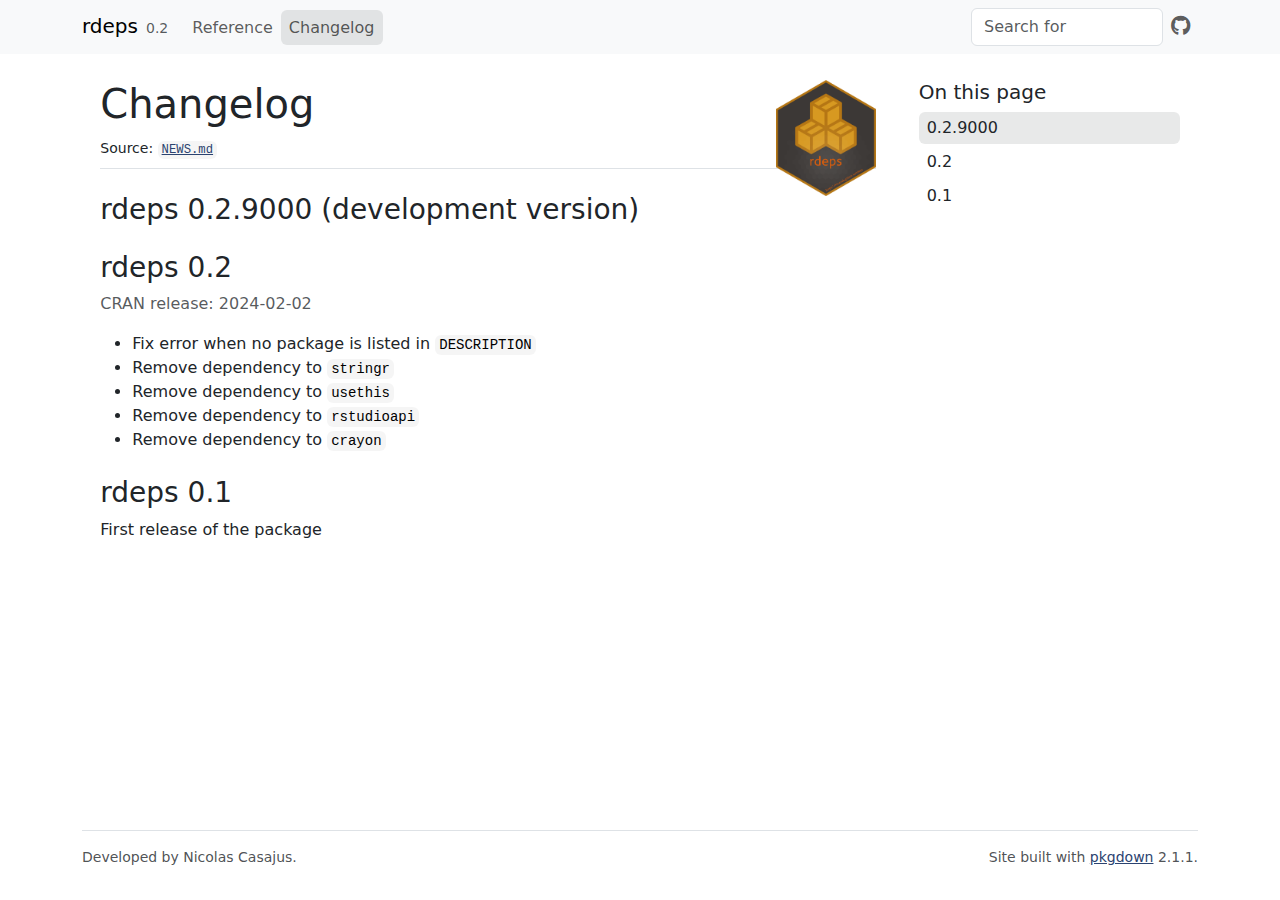
<file: news/index.html>
<!DOCTYPE html>
<!-- Generated by pkgdown: do not edit by hand --><html lang="en"><head><meta http-equiv="Content-Type" content="text/html; charset=UTF-8"><meta charset="utf-8"><meta http-equiv="X-UA-Compatible" content="IE=edge"><meta name="viewport" content="width=device-width, initial-scale=1, shrink-to-fit=no"><title>Changelog • rdeps</title><script src="../deps/jquery-3.6.0/jquery-3.6.0.min.js"></script><meta name="viewport" content="width=device-width, initial-scale=1, shrink-to-fit=no"><link href="../deps/bootstrap-5.3.1/bootstrap.min.css" rel="stylesheet"><script src="../deps/bootstrap-5.3.1/bootstrap.bundle.min.js"></script><link href="../deps/font-awesome-6.5.2/css/all.min.css" rel="stylesheet"><link href="../deps/font-awesome-6.5.2/css/v4-shims.min.css" rel="stylesheet"><script src="../deps/headroom-0.11.0/headroom.min.js"></script><script src="../deps/headroom-0.11.0/jQuery.headroom.min.js"></script><script src="../deps/bootstrap-toc-1.0.1/bootstrap-toc.min.js"></script><script src="../deps/clipboard.js-2.0.11/clipboard.min.js"></script><script src="../deps/search-1.0.0/autocomplete.jquery.min.js"></script><script src="../deps/search-1.0.0/fuse.min.js"></script><script src="../deps/search-1.0.0/mark.min.js"></script><!-- pkgdown --><script src="../pkgdown.js"></script><meta property="og:title" content="Changelog"><meta property="og:image" content="https://frbcesab.github.io/rdeps/logo.png"></head><body>
    <a href="#main" class="visually-hidden-focusable">Skip to contents</a>


    <nav class="navbar navbar-expand-lg fixed-top bg-light" data-bs-theme="light" aria-label="Site navigation"><div class="container">

    <a class="navbar-brand me-2" href="../index.html">rdeps</a>

    <small class="nav-text text-muted me-auto" data-bs-toggle="tooltip" data-bs-placement="bottom" title="">0.2</small>


    <button class="navbar-toggler" type="button" data-bs-toggle="collapse" data-bs-target="#navbar" aria-controls="navbar" aria-expanded="false" aria-label="Toggle navigation">
      <span class="navbar-toggler-icon"></span>
    </button>

    <div id="navbar" class="collapse navbar-collapse ms-3">
      <ul class="navbar-nav me-auto"><li class="nav-item"><a class="nav-link" href="../reference/index.html">Reference</a></li>
<li class="active nav-item"><a class="nav-link" href="../news/index.html">Changelog</a></li>
      </ul><ul class="navbar-nav"><li class="nav-item"><form class="form-inline" role="search">
 <input class="form-control" type="search" name="search-input" id="search-input" autocomplete="off" aria-label="Search site" placeholder="Search for" data-search-index="../search.json"></form></li>
<li class="nav-item"><a class="external-link nav-link" href="https://github.com/frbcesab/rdeps/" aria-label="GitHub"><span class="fa fab fa-github fa-lg"></span></a></li>
      </ul></div>


  </div>
</nav><div class="container template-news">
<div class="row">
  <main id="main" class="col-md-9"><div class="page-header">
      <img src="../logo.png" class="logo" alt=""><h1>Changelog</h1>
      <small>Source: <a href="https://github.com/frbcesab/rdeps/blob/main/NEWS.md" class="external-link"><code>NEWS.md</code></a></small>
    </div>

    <div class="section level2">
<h2 class="pkg-version" data-toc-text="0.2.9000" id="rdeps-029000-development-version">rdeps 0.2.9000 (development version)<a class="anchor" aria-label="anchor" href="#rdeps-029000-development-version"></a></h2>
</div>
    <div class="section level2">
<h2 class="pkg-version" data-toc-text="0.2" id="rdeps-02">rdeps 0.2<a class="anchor" aria-label="anchor" href="#rdeps-02"></a></h2><p class="text-muted">CRAN release: 2024-02-02</p>
<ul><li>Fix error when no package is listed in <code>DESCRIPTION</code>
</li>
<li>Remove dependency to <code>stringr</code>
</li>
<li>Remove dependency to <code>usethis</code>
</li>
<li>Remove dependency to <code>rstudioapi</code>
</li>
<li>Remove dependency to <code>crayon</code>
</li>
</ul></div>
    <div class="section level2">
<h2 class="pkg-version" data-toc-text="0.1" id="rdeps-01">rdeps 0.1<a class="anchor" aria-label="anchor" href="#rdeps-01"></a></h2>
<p>First release of the package</p>
</div>
  </main><aside class="col-md-3"><nav id="toc" aria-label="Table of contents"><h2>On this page</h2>
    </nav></aside></div>


    <footer><div class="pkgdown-footer-left">
  <p>Developed by Nicolas Casajus.</p>
</div>

<div class="pkgdown-footer-right">
  <p>Site built with <a href="https://pkgdown.r-lib.org/" class="external-link">pkgdown</a> 2.1.1.</p>
</div>

    </footer></div>





  </body></html>
</file>
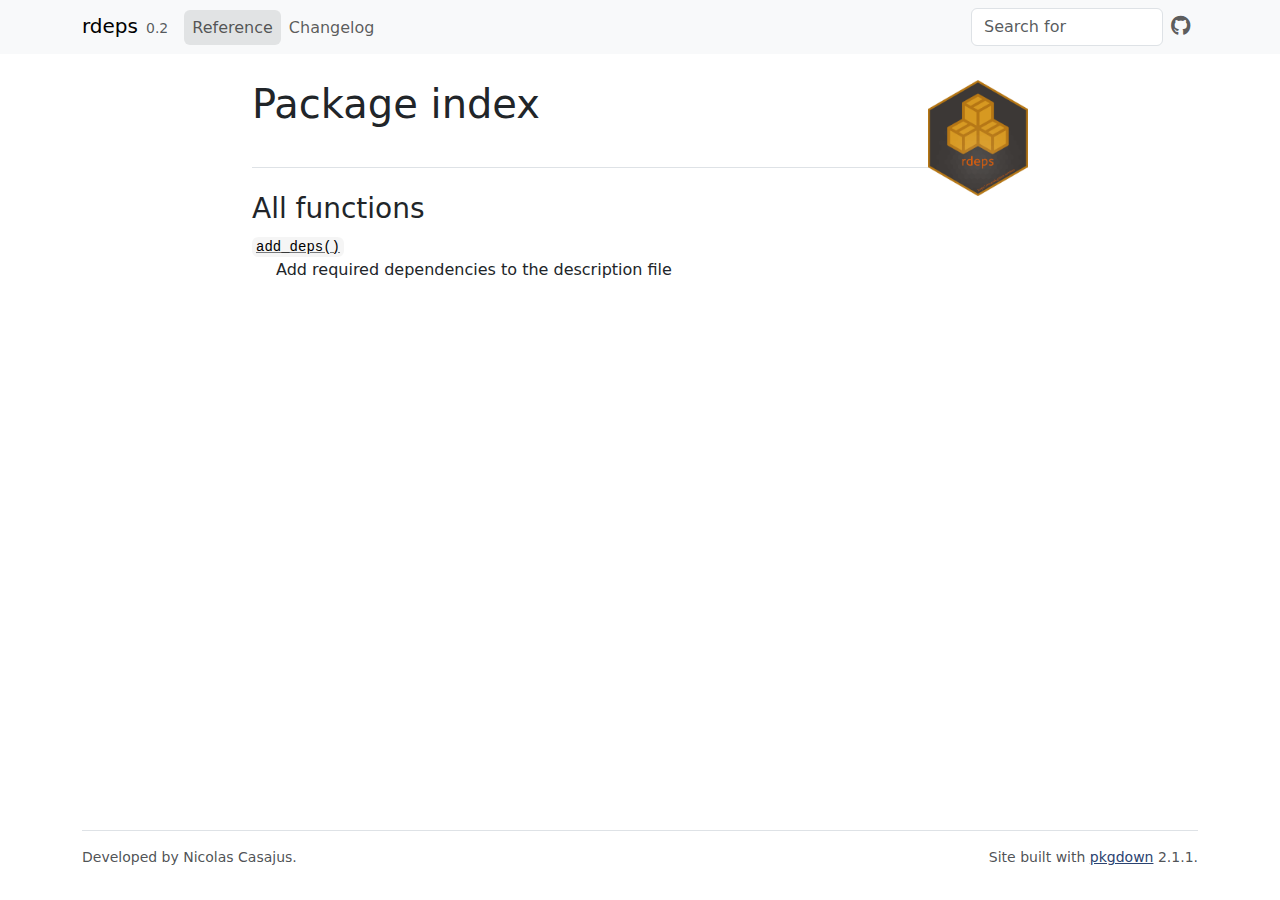
<file: reference/index.html>
<!DOCTYPE html>
<!-- Generated by pkgdown: do not edit by hand --><html lang="en"><head><meta http-equiv="Content-Type" content="text/html; charset=UTF-8"><meta charset="utf-8"><meta http-equiv="X-UA-Compatible" content="IE=edge"><meta name="viewport" content="width=device-width, initial-scale=1, shrink-to-fit=no"><title>Package index • rdeps</title><script src="../deps/jquery-3.6.0/jquery-3.6.0.min.js"></script><meta name="viewport" content="width=device-width, initial-scale=1, shrink-to-fit=no"><link href="../deps/bootstrap-5.3.1/bootstrap.min.css" rel="stylesheet"><script src="../deps/bootstrap-5.3.1/bootstrap.bundle.min.js"></script><link href="../deps/font-awesome-6.5.2/css/all.min.css" rel="stylesheet"><link href="../deps/font-awesome-6.5.2/css/v4-shims.min.css" rel="stylesheet"><script src="../deps/headroom-0.11.0/headroom.min.js"></script><script src="../deps/headroom-0.11.0/jQuery.headroom.min.js"></script><script src="../deps/bootstrap-toc-1.0.1/bootstrap-toc.min.js"></script><script src="../deps/clipboard.js-2.0.11/clipboard.min.js"></script><script src="../deps/search-1.0.0/autocomplete.jquery.min.js"></script><script src="../deps/search-1.0.0/fuse.min.js"></script><script src="../deps/search-1.0.0/mark.min.js"></script><!-- pkgdown --><script src="../pkgdown.js"></script><meta property="og:title" content="Package index"><meta property="og:image" content="https://frbcesab.github.io/rdeps/logo.png"></head><body>
    <a href="#main" class="visually-hidden-focusable">Skip to contents</a>


    <nav class="navbar navbar-expand-lg fixed-top bg-light" data-bs-theme="light" aria-label="Site navigation"><div class="container">

    <a class="navbar-brand me-2" href="../index.html">rdeps</a>

    <small class="nav-text text-muted me-auto" data-bs-toggle="tooltip" data-bs-placement="bottom" title="">0.2</small>


    <button class="navbar-toggler" type="button" data-bs-toggle="collapse" data-bs-target="#navbar" aria-controls="navbar" aria-expanded="false" aria-label="Toggle navigation">
      <span class="navbar-toggler-icon"></span>
    </button>

    <div id="navbar" class="collapse navbar-collapse ms-3">
      <ul class="navbar-nav me-auto"><li class="active nav-item"><a class="nav-link" href="../reference/index.html">Reference</a></li>
<li class="nav-item"><a class="nav-link" href="../news/index.html">Changelog</a></li>
      </ul><ul class="navbar-nav"><li class="nav-item"><form class="form-inline" role="search">
 <input class="form-control" type="search" name="search-input" id="search-input" autocomplete="off" aria-label="Search site" placeholder="Search for" data-search-index="../search.json"></form></li>
<li class="nav-item"><a class="external-link nav-link" href="https://github.com/frbcesab/rdeps/" aria-label="GitHub"><span class="fa fab fa-github fa-lg"></span></a></li>
      </ul></div>


  </div>
</nav><div class="container template-reference-index">
<div class="row">
  <main id="main" class="col-md-9"><div class="page-header">
      <img src="../logo.png" class="logo" alt=""><h1>Package index</h1>
    </div>

    <div class="section level2">
      <h2 id="all-functions">All functions<a class="anchor" aria-label="anchor" href="#all-functions"></a></h2>




    </div><div class="section level2">




      <dl><dt>

          <code><a href="add_deps.html">add_deps()</a></code>

        </dt>
        <dd>Add required dependencies to the description file</dd>
      </dl></div>
  </main></div>


    <footer><div class="pkgdown-footer-left">
  <p>Developed by Nicolas Casajus.</p>
</div>

<div class="pkgdown-footer-right">
  <p>Site built with <a href="https://pkgdown.r-lib.org/" class="external-link">pkgdown</a> 2.1.1.</p>
</div>

    </footer></div>





  </body></html>
</file>
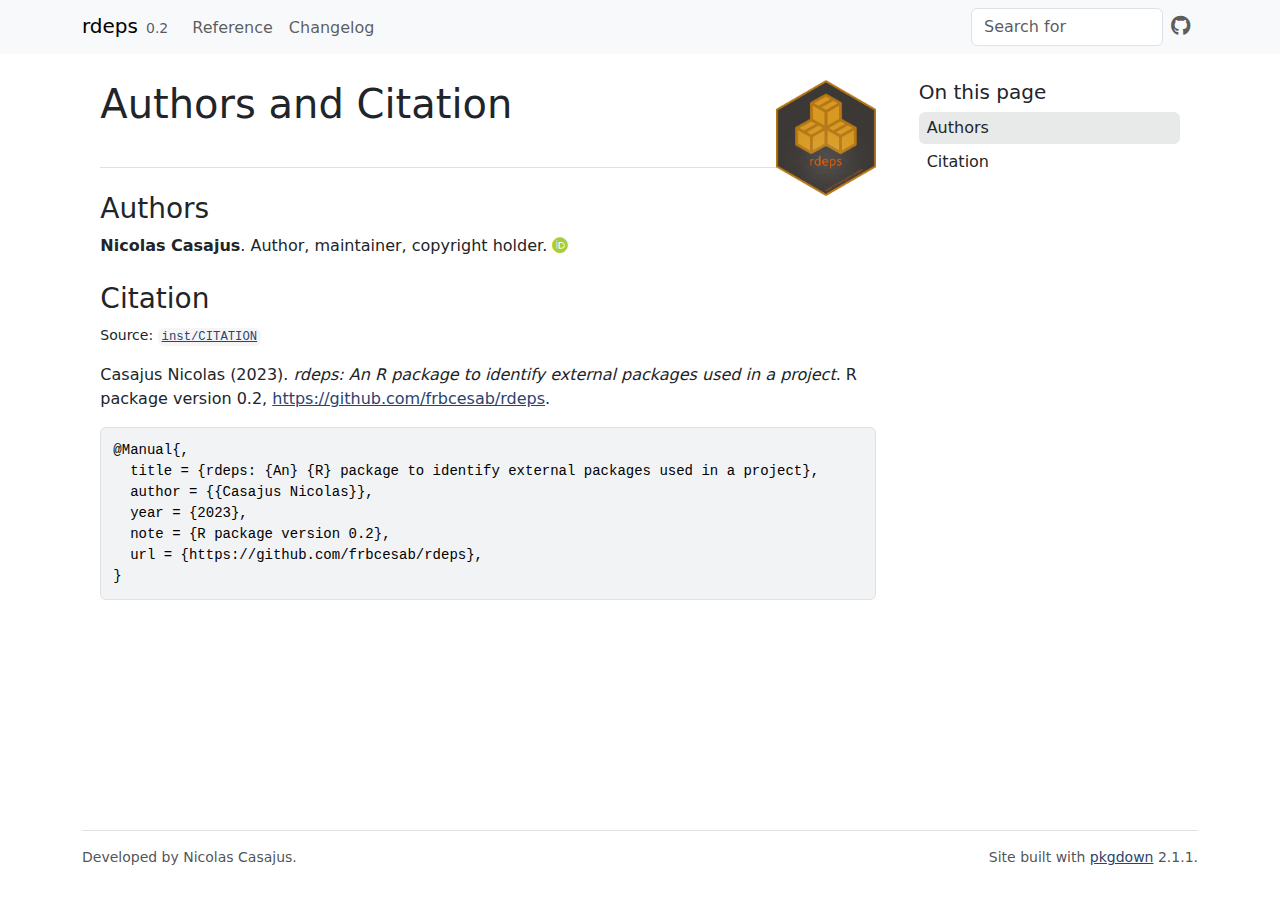
<file: authors.html>
<!DOCTYPE html>
<!-- Generated by pkgdown: do not edit by hand --><html lang="en"><head><meta http-equiv="Content-Type" content="text/html; charset=UTF-8"><meta charset="utf-8"><meta http-equiv="X-UA-Compatible" content="IE=edge"><meta name="viewport" content="width=device-width, initial-scale=1, shrink-to-fit=no"><title>Authors and Citation • rdeps</title><script src="deps/jquery-3.6.0/jquery-3.6.0.min.js"></script><meta name="viewport" content="width=device-width, initial-scale=1, shrink-to-fit=no"><link href="deps/bootstrap-5.3.1/bootstrap.min.css" rel="stylesheet"><script src="deps/bootstrap-5.3.1/bootstrap.bundle.min.js"></script><link href="deps/font-awesome-6.5.2/css/all.min.css" rel="stylesheet"><link href="deps/font-awesome-6.5.2/css/v4-shims.min.css" rel="stylesheet"><script src="deps/headroom-0.11.0/headroom.min.js"></script><script src="deps/headroom-0.11.0/jQuery.headroom.min.js"></script><script src="deps/bootstrap-toc-1.0.1/bootstrap-toc.min.js"></script><script src="deps/clipboard.js-2.0.11/clipboard.min.js"></script><script src="deps/search-1.0.0/autocomplete.jquery.min.js"></script><script src="deps/search-1.0.0/fuse.min.js"></script><script src="deps/search-1.0.0/mark.min.js"></script><!-- pkgdown --><script src="pkgdown.js"></script><meta property="og:title" content="Authors and Citation"><meta property="og:image" content="https://frbcesab.github.io/rdeps/logo.png"></head><body>
    <a href="#main" class="visually-hidden-focusable">Skip to contents</a>


    <nav class="navbar navbar-expand-lg fixed-top bg-light" data-bs-theme="light" aria-label="Site navigation"><div class="container">

    <a class="navbar-brand me-2" href="index.html">rdeps</a>

    <small class="nav-text text-muted me-auto" data-bs-toggle="tooltip" data-bs-placement="bottom" title="">0.2</small>


    <button class="navbar-toggler" type="button" data-bs-toggle="collapse" data-bs-target="#navbar" aria-controls="navbar" aria-expanded="false" aria-label="Toggle navigation">
      <span class="navbar-toggler-icon"></span>
    </button>

    <div id="navbar" class="collapse navbar-collapse ms-3">
      <ul class="navbar-nav me-auto"><li class="nav-item"><a class="nav-link" href="reference/index.html">Reference</a></li>
<li class="nav-item"><a class="nav-link" href="news/index.html">Changelog</a></li>
      </ul><ul class="navbar-nav"><li class="nav-item"><form class="form-inline" role="search">
 <input class="form-control" type="search" name="search-input" id="search-input" autocomplete="off" aria-label="Search site" placeholder="Search for" data-search-index="search.json"></form></li>
<li class="nav-item"><a class="external-link nav-link" href="https://github.com/frbcesab/rdeps/" aria-label="GitHub"><span class="fa fab fa-github fa-lg"></span></a></li>
      </ul></div>


  </div>
</nav><div class="container template-citation-authors">
<div class="row">
  <main id="main" class="col-md-9"><div class="page-header">
      <img src="logo.png" class="logo" alt=""><h1>Authors and Citation</h1>
    </div>

    <div class="section level2">
      <h2>Authors</h2>

      <ul class="list-unstyled"><li>
          <p><strong>Nicolas Casajus</strong>. Author, maintainer, copyright holder. <a href="https://orcid.org/0000-0002-5537-5294" target="orcid.widget" aria-label="ORCID" class="external-link"><span class="fab fa-orcid orcid" aria-hidden="true"></span></a>
          </p>
        </li>
      </ul></div>

    <div class="section level2">
      <h2 id="citation">Citation</h2>
      <p><small class="dont-index">Source: <a href="https://github.com/frbcesab/rdeps/blob/main/inst/CITATION" class="external-link"><code>inst/CITATION</code></a></small></p>

      <p>Casajus Nicolas (2023).
<em>rdeps: An R package to identify external packages used in a project</em>.
R package version 0.2, <a href="https://github.com/frbcesab/rdeps" class="external-link">https://github.com/frbcesab/rdeps</a>.
</p>
      <pre>@Manual{,
  title = {rdeps: {An} {R} package to identify external packages used in a project},
  author = {{Casajus Nicolas}},
  year = {2023},
  note = {R package version 0.2},
  url = {https://github.com/frbcesab/rdeps},
}</pre>
    </div>

  </main><aside class="col-md-3"><nav id="toc" aria-label="Table of contents"><h2>On this page</h2>
    </nav></aside></div>


    <footer><div class="pkgdown-footer-left">
  <p>Developed by Nicolas Casajus.</p>
</div>

<div class="pkgdown-footer-right">
  <p>Site built with <a href="https://pkgdown.r-lib.org/" class="external-link">pkgdown</a> 2.1.1.</p>
</div>

    </footer></div>





  </body></html>
</file>
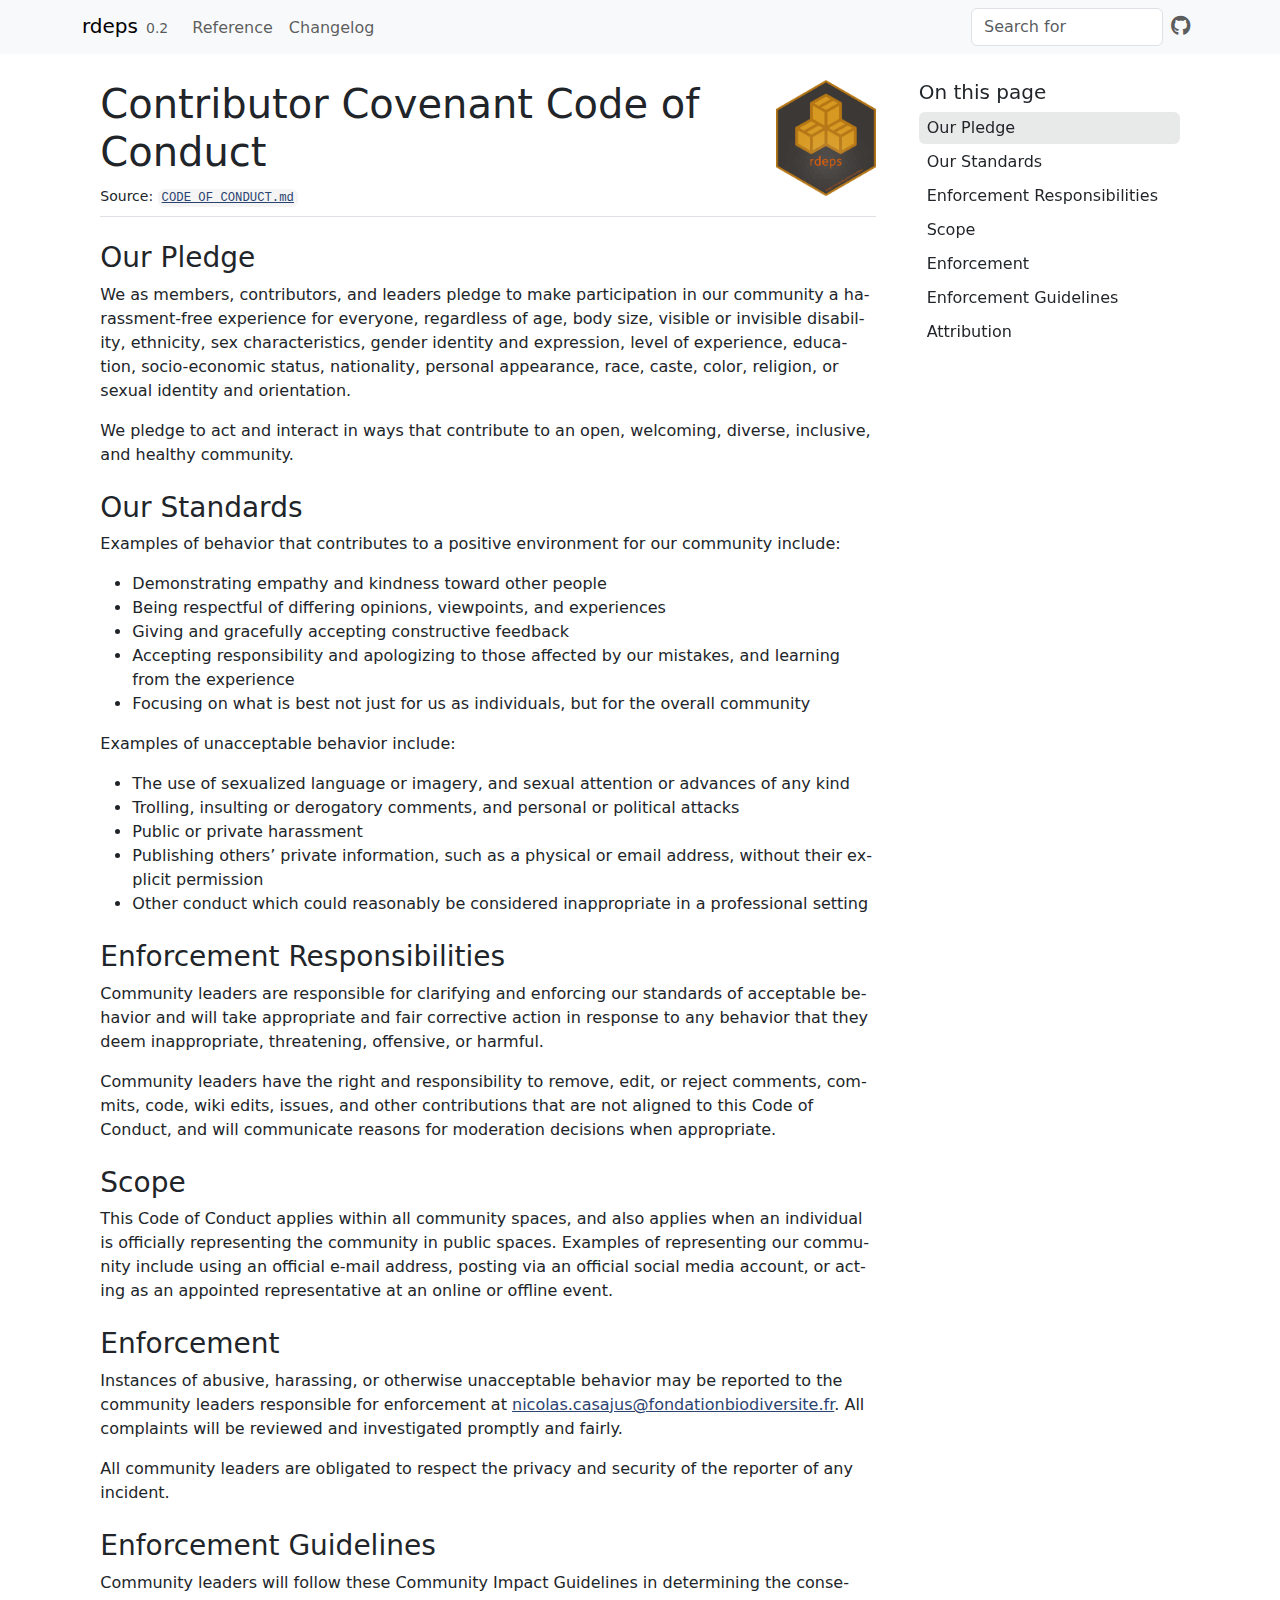
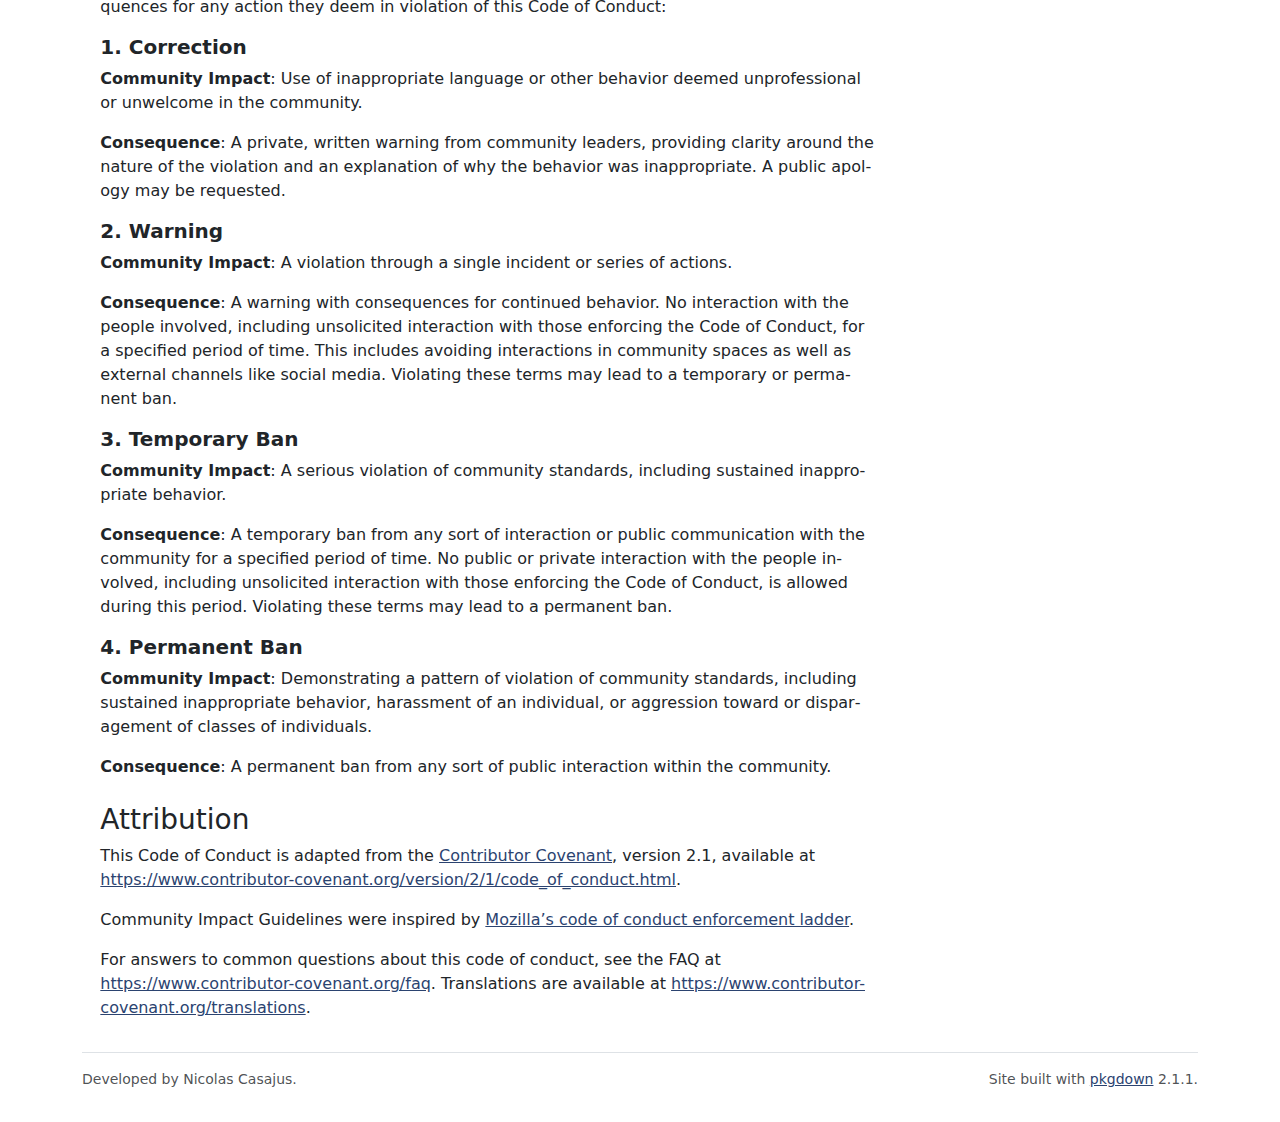
<file: CODE_OF_CONDUCT.html>
<!DOCTYPE html>
<!-- Generated by pkgdown: do not edit by hand --><html lang="en"><head><meta http-equiv="Content-Type" content="text/html; charset=UTF-8"><meta charset="utf-8"><meta http-equiv="X-UA-Compatible" content="IE=edge"><meta name="viewport" content="width=device-width, initial-scale=1, shrink-to-fit=no"><title>Contributor Covenant Code of Conduct • rdeps</title><script src="deps/jquery-3.6.0/jquery-3.6.0.min.js"></script><meta name="viewport" content="width=device-width, initial-scale=1, shrink-to-fit=no"><link href="deps/bootstrap-5.3.1/bootstrap.min.css" rel="stylesheet"><script src="deps/bootstrap-5.3.1/bootstrap.bundle.min.js"></script><link href="deps/font-awesome-6.5.2/css/all.min.css" rel="stylesheet"><link href="deps/font-awesome-6.5.2/css/v4-shims.min.css" rel="stylesheet"><script src="deps/headroom-0.11.0/headroom.min.js"></script><script src="deps/headroom-0.11.0/jQuery.headroom.min.js"></script><script src="deps/bootstrap-toc-1.0.1/bootstrap-toc.min.js"></script><script src="deps/clipboard.js-2.0.11/clipboard.min.js"></script><script src="deps/search-1.0.0/autocomplete.jquery.min.js"></script><script src="deps/search-1.0.0/fuse.min.js"></script><script src="deps/search-1.0.0/mark.min.js"></script><!-- pkgdown --><script src="pkgdown.js"></script><meta property="og:title" content="Contributor Covenant Code of Conduct"><meta property="og:image" content="https://frbcesab.github.io/rdeps/logo.png"></head><body>
    <a href="#main" class="visually-hidden-focusable">Skip to contents</a>


    <nav class="navbar navbar-expand-lg fixed-top bg-light" data-bs-theme="light" aria-label="Site navigation"><div class="container">

    <a class="navbar-brand me-2" href="index.html">rdeps</a>

    <small class="nav-text text-muted me-auto" data-bs-toggle="tooltip" data-bs-placement="bottom" title="">0.2</small>


    <button class="navbar-toggler" type="button" data-bs-toggle="collapse" data-bs-target="#navbar" aria-controls="navbar" aria-expanded="false" aria-label="Toggle navigation">
      <span class="navbar-toggler-icon"></span>
    </button>

    <div id="navbar" class="collapse navbar-collapse ms-3">
      <ul class="navbar-nav me-auto"><li class="nav-item"><a class="nav-link" href="reference/index.html">Reference</a></li>
<li class="nav-item"><a class="nav-link" href="news/index.html">Changelog</a></li>
      </ul><ul class="navbar-nav"><li class="nav-item"><form class="form-inline" role="search">
 <input class="form-control" type="search" name="search-input" id="search-input" autocomplete="off" aria-label="Search site" placeholder="Search for" data-search-index="search.json"></form></li>
<li class="nav-item"><a class="external-link nav-link" href="https://github.com/frbcesab/rdeps/" aria-label="GitHub"><span class="fa fab fa-github fa-lg"></span></a></li>
      </ul></div>


  </div>
</nav><div class="container template-title-body">
<div class="row">
  <main id="main" class="col-md-9"><div class="page-header">
      <img src="logo.png" class="logo" alt=""><h1>Contributor Covenant Code of Conduct</h1>
      <small class="dont-index">Source: <a href="https://github.com/frbcesab/rdeps/blob/main/CODE_OF_CONDUCT.md" class="external-link"><code>CODE_OF_CONDUCT.md</code></a></small>
    </div>

<div id="contributor-covenant-code-of-conduct" class="section level1">

<div class="section level2">
<h2 id="our-pledge">Our Pledge<a class="anchor" aria-label="anchor" href="#our-pledge"></a></h2>
<p>We as members, contributors, and leaders pledge to make participation in our community a harassment-free experience for everyone, regardless of age, body size, visible or invisible disability, ethnicity, sex characteristics, gender identity and expression, level of experience, education, socio-economic status, nationality, personal appearance, race, caste, color, religion, or sexual identity and orientation.</p>
<p>We pledge to act and interact in ways that contribute to an open, welcoming, diverse, inclusive, and healthy community.</p>
</div>
<div class="section level2">
<h2 id="our-standards">Our Standards<a class="anchor" aria-label="anchor" href="#our-standards"></a></h2>
<p>Examples of behavior that contributes to a positive environment for our community include:</p>
<ul><li>Demonstrating empathy and kindness toward other people</li>
<li>Being respectful of differing opinions, viewpoints, and experiences</li>
<li>Giving and gracefully accepting constructive feedback</li>
<li>Accepting responsibility and apologizing to those affected by our mistakes, and learning from the experience</li>
<li>Focusing on what is best not just for us as individuals, but for the overall community</li>
</ul><p>Examples of unacceptable behavior include:</p>
<ul><li>The use of sexualized language or imagery, and sexual attention or advances of any kind</li>
<li>Trolling, insulting or derogatory comments, and personal or political attacks</li>
<li>Public or private harassment</li>
<li>Publishing others’ private information, such as a physical or email address, without their explicit permission</li>
<li>Other conduct which could reasonably be considered inappropriate in a professional setting</li>
</ul></div>
<div class="section level2">
<h2 id="enforcement-responsibilities">Enforcement Responsibilities<a class="anchor" aria-label="anchor" href="#enforcement-responsibilities"></a></h2>
<p>Community leaders are responsible for clarifying and enforcing our standards of acceptable behavior and will take appropriate and fair corrective action in response to any behavior that they deem inappropriate, threatening, offensive, or harmful.</p>
<p>Community leaders have the right and responsibility to remove, edit, or reject comments, commits, code, wiki edits, issues, and other contributions that are not aligned to this Code of Conduct, and will communicate reasons for moderation decisions when appropriate.</p>
</div>
<div class="section level2">
<h2 id="scope">Scope<a class="anchor" aria-label="anchor" href="#scope"></a></h2>
<p>This Code of Conduct applies within all community spaces, and also applies when an individual is officially representing the community in public spaces. Examples of representing our community include using an official e-mail address, posting via an official social media account, or acting as an appointed representative at an online or offline event.</p>
</div>
<div class="section level2">
<h2 id="enforcement">Enforcement<a class="anchor" aria-label="anchor" href="#enforcement"></a></h2>
<p>Instances of abusive, harassing, or otherwise unacceptable behavior may be reported to the community leaders responsible for enforcement at <a href="mailto:nicolas.casajus@fondationbiodiversite.fr" class="email">nicolas.casajus@fondationbiodiversite.fr</a>. All complaints will be reviewed and investigated promptly and fairly.</p>
<p>All community leaders are obligated to respect the privacy and security of the reporter of any incident.</p>
</div>
<div class="section level2">
<h2 id="enforcement-guidelines">Enforcement Guidelines<a class="anchor" aria-label="anchor" href="#enforcement-guidelines"></a></h2>
<p>Community leaders will follow these Community Impact Guidelines in determining the consequences for any action they deem in violation of this Code of Conduct:</p>
<div class="section level3">
<h3 id="id_1-correction">1. Correction<a class="anchor" aria-label="anchor" href="#id_1-correction"></a></h3>
<p><strong>Community Impact</strong>: Use of inappropriate language or other behavior deemed unprofessional or unwelcome in the community.</p>
<p><strong>Consequence</strong>: A private, written warning from community leaders, providing clarity around the nature of the violation and an explanation of why the behavior was inappropriate. A public apology may be requested.</p>
</div>
<div class="section level3">
<h3 id="id_2-warning">2. Warning<a class="anchor" aria-label="anchor" href="#id_2-warning"></a></h3>
<p><strong>Community Impact</strong>: A violation through a single incident or series of actions.</p>
<p><strong>Consequence</strong>: A warning with consequences for continued behavior. No interaction with the people involved, including unsolicited interaction with those enforcing the Code of Conduct, for a specified period of time. This includes avoiding interactions in community spaces as well as external channels like social media. Violating these terms may lead to a temporary or permanent ban.</p>
</div>
<div class="section level3">
<h3 id="id_3-temporary-ban">3. Temporary Ban<a class="anchor" aria-label="anchor" href="#id_3-temporary-ban"></a></h3>
<p><strong>Community Impact</strong>: A serious violation of community standards, including sustained inappropriate behavior.</p>
<p><strong>Consequence</strong>: A temporary ban from any sort of interaction or public communication with the community for a specified period of time. No public or private interaction with the people involved, including unsolicited interaction with those enforcing the Code of Conduct, is allowed during this period. Violating these terms may lead to a permanent ban.</p>
</div>
<div class="section level3">
<h3 id="id_4-permanent-ban">4. Permanent Ban<a class="anchor" aria-label="anchor" href="#id_4-permanent-ban"></a></h3>
<p><strong>Community Impact</strong>: Demonstrating a pattern of violation of community standards, including sustained inappropriate behavior, harassment of an individual, or aggression toward or disparagement of classes of individuals.</p>
<p><strong>Consequence</strong>: A permanent ban from any sort of public interaction within the community.</p>
</div>
</div>
<div class="section level2">
<h2 id="attribution">Attribution<a class="anchor" aria-label="anchor" href="#attribution"></a></h2>
<p>This Code of Conduct is adapted from the <a href="https://www.contributor-covenant.org" class="external-link">Contributor Covenant</a>, version 2.1, available at <a href="https://www.contributor-covenant.org/version/2/1/code_of_conduct.html" class="external-link uri">https://www.contributor-covenant.org/version/2/1/code_of_conduct.html</a>.</p>
<p>Community Impact Guidelines were inspired by <a href="https://github.com/mozilla/inclusion" class="external-link">Mozilla’s code of conduct enforcement ladder</a>.</p>
<p>For answers to common questions about this code of conduct, see the FAQ at <a href="https://www.contributor-covenant.org/faq" class="external-link uri">https://www.contributor-covenant.org/faq</a>. Translations are available at <a href="https://www.contributor-covenant.org/translations" class="external-link uri">https://www.contributor-covenant.org/translations</a>.</p>
</div>
</div>

  </main><aside class="col-md-3"><nav id="toc" aria-label="Table of contents"><h2>On this page</h2>
    </nav></aside></div>


    <footer><div class="pkgdown-footer-left">
  <p>Developed by Nicolas Casajus.</p>
</div>

<div class="pkgdown-footer-right">
  <p>Site built with <a href="https://pkgdown.r-lib.org/" class="external-link">pkgdown</a> 2.1.1.</p>
</div>

    </footer></div>





  </body></html>
</file>
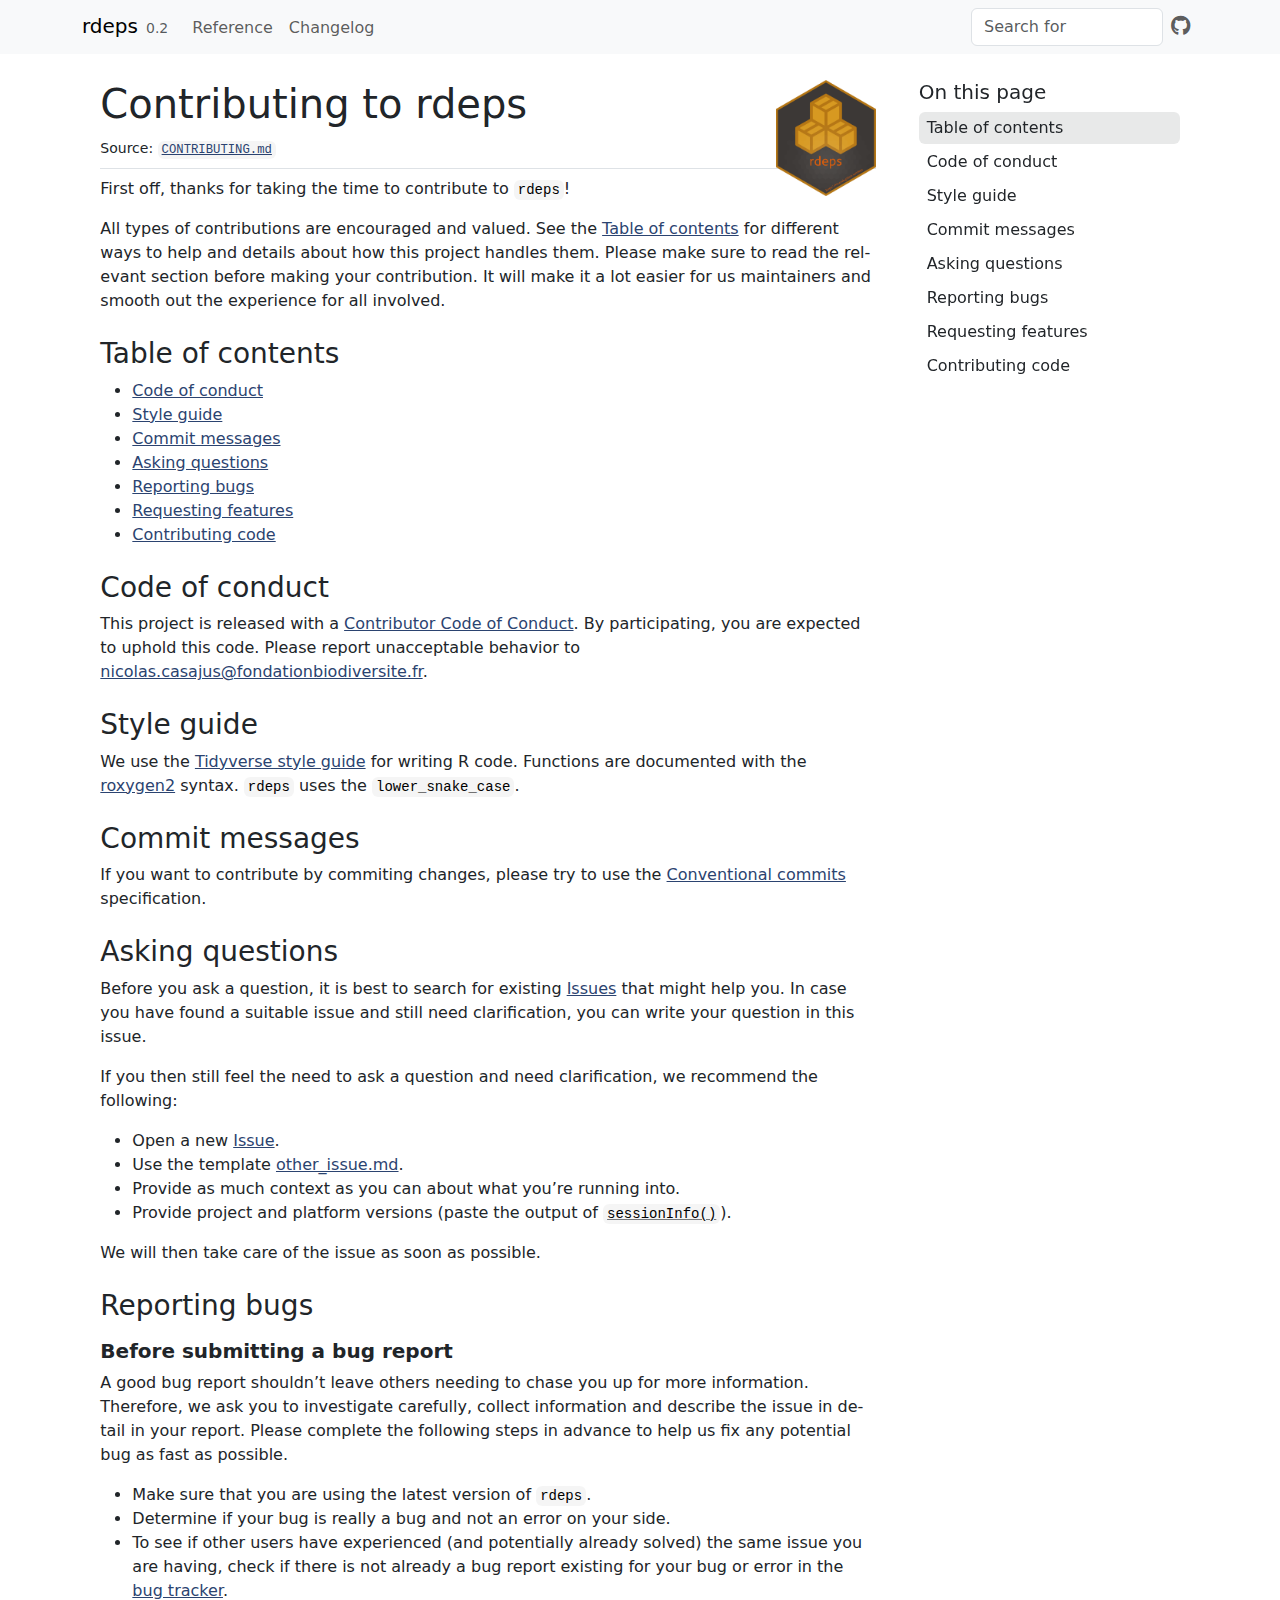
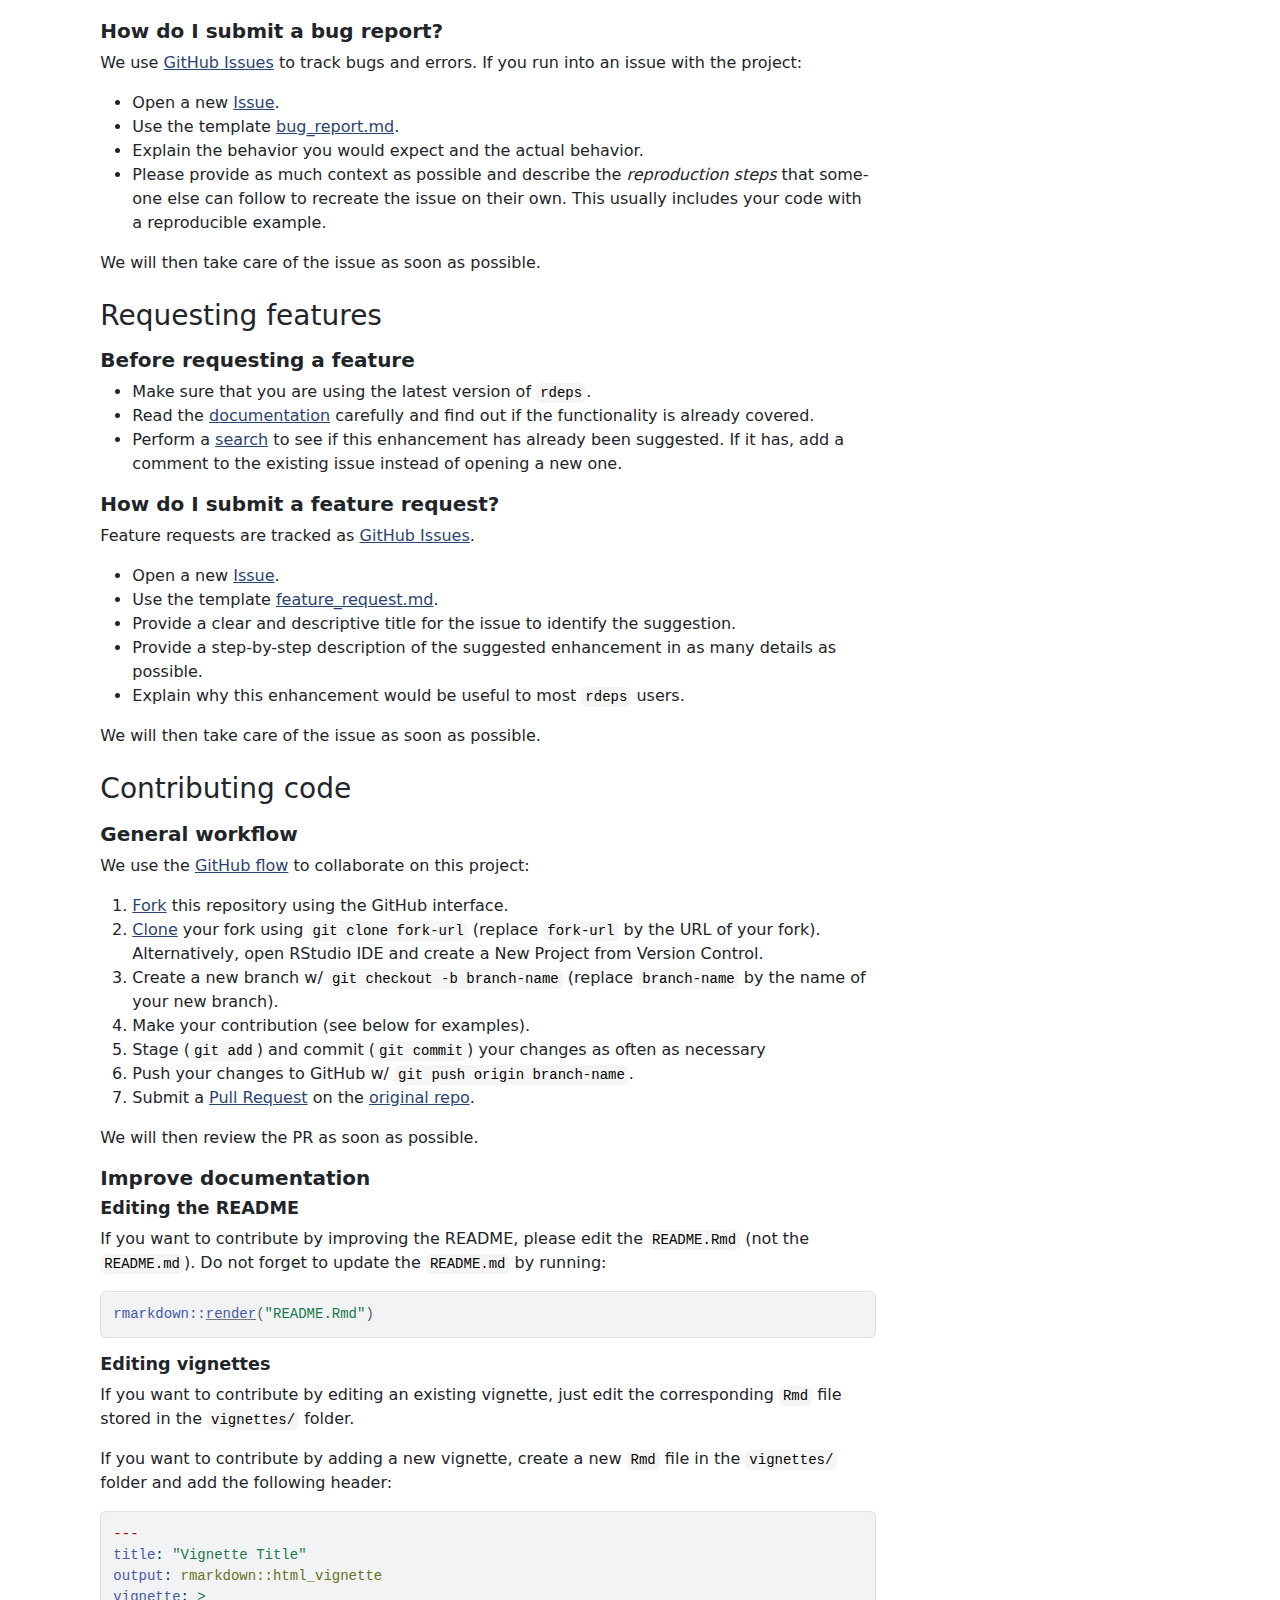
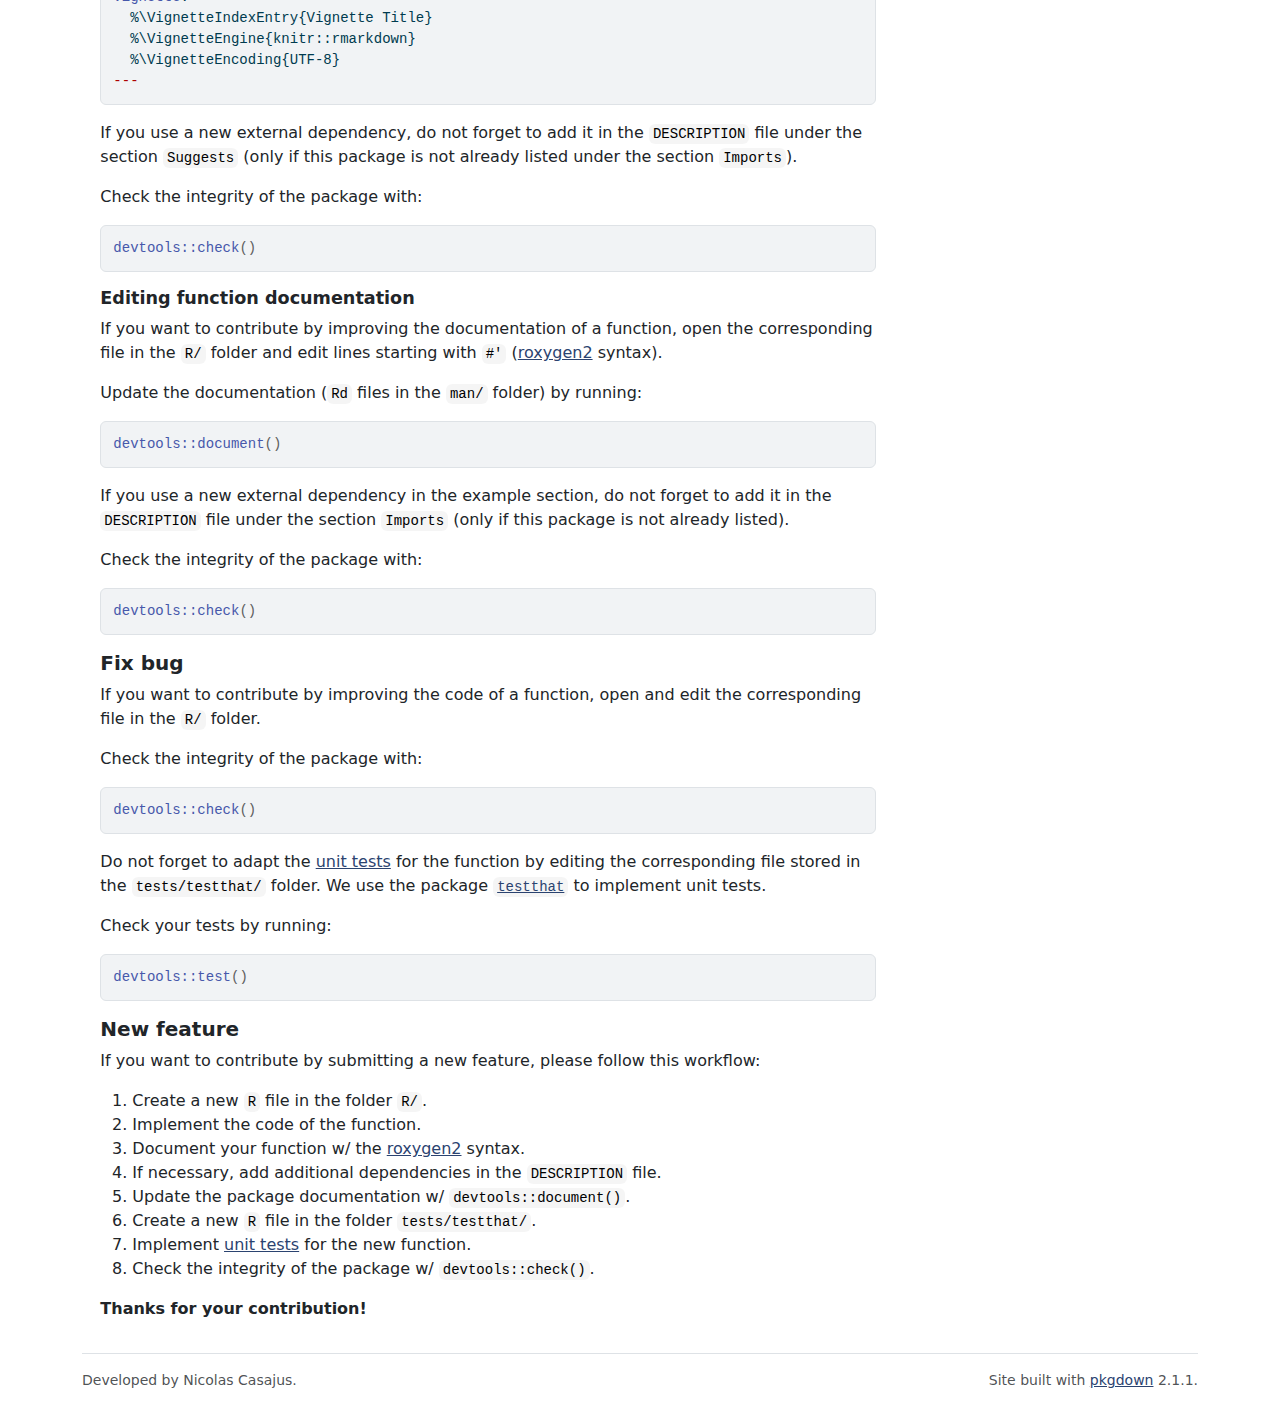
<file: CONTRIBUTING.html>
<!DOCTYPE html>
<!-- Generated by pkgdown: do not edit by hand --><html lang="en"><head><meta http-equiv="Content-Type" content="text/html; charset=UTF-8"><meta charset="utf-8"><meta http-equiv="X-UA-Compatible" content="IE=edge"><meta name="viewport" content="width=device-width, initial-scale=1, shrink-to-fit=no"><title>Contributing to rdeps • rdeps</title><script src="deps/jquery-3.6.0/jquery-3.6.0.min.js"></script><meta name="viewport" content="width=device-width, initial-scale=1, shrink-to-fit=no"><link href="deps/bootstrap-5.3.1/bootstrap.min.css" rel="stylesheet"><script src="deps/bootstrap-5.3.1/bootstrap.bundle.min.js"></script><link href="deps/font-awesome-6.5.2/css/all.min.css" rel="stylesheet"><link href="deps/font-awesome-6.5.2/css/v4-shims.min.css" rel="stylesheet"><script src="deps/headroom-0.11.0/headroom.min.js"></script><script src="deps/headroom-0.11.0/jQuery.headroom.min.js"></script><script src="deps/bootstrap-toc-1.0.1/bootstrap-toc.min.js"></script><script src="deps/clipboard.js-2.0.11/clipboard.min.js"></script><script src="deps/search-1.0.0/autocomplete.jquery.min.js"></script><script src="deps/search-1.0.0/fuse.min.js"></script><script src="deps/search-1.0.0/mark.min.js"></script><!-- pkgdown --><script src="pkgdown.js"></script><meta property="og:title" content="Contributing to rdeps"><meta property="og:image" content="https://frbcesab.github.io/rdeps/logo.png"></head><body>
    <a href="#main" class="visually-hidden-focusable">Skip to contents</a>


    <nav class="navbar navbar-expand-lg fixed-top bg-light" data-bs-theme="light" aria-label="Site navigation"><div class="container">

    <a class="navbar-brand me-2" href="index.html">rdeps</a>

    <small class="nav-text text-muted me-auto" data-bs-toggle="tooltip" data-bs-placement="bottom" title="">0.2</small>


    <button class="navbar-toggler" type="button" data-bs-toggle="collapse" data-bs-target="#navbar" aria-controls="navbar" aria-expanded="false" aria-label="Toggle navigation">
      <span class="navbar-toggler-icon"></span>
    </button>

    <div id="navbar" class="collapse navbar-collapse ms-3">
      <ul class="navbar-nav me-auto"><li class="nav-item"><a class="nav-link" href="reference/index.html">Reference</a></li>
<li class="nav-item"><a class="nav-link" href="news/index.html">Changelog</a></li>
      </ul><ul class="navbar-nav"><li class="nav-item"><form class="form-inline" role="search">
 <input class="form-control" type="search" name="search-input" id="search-input" autocomplete="off" aria-label="Search site" placeholder="Search for" data-search-index="search.json"></form></li>
<li class="nav-item"><a class="external-link nav-link" href="https://github.com/frbcesab/rdeps/" aria-label="GitHub"><span class="fa fab fa-github fa-lg"></span></a></li>
      </ul></div>


  </div>
</nav><div class="container template-title-body">
<div class="row">
  <main id="main" class="col-md-9"><div class="page-header">
      <img src="logo.png" class="logo" alt=""><h1>Contributing to rdeps</h1>
      <small class="dont-index">Source: <a href="https://github.com/frbcesab/rdeps/blob/main/CONTRIBUTING.md" class="external-link"><code>CONTRIBUTING.md</code></a></small>
    </div>

<div id="contributing-to-rdeps" class="section level1">

<p>First off, thanks for taking the time to contribute to <code>rdeps</code>!</p>
<p>All types of contributions are encouraged and valued. See the <a href="#table-of-contents">Table of contents</a> for different ways to help and details about how this project handles them. Please make sure to read the relevant section before making your contribution. It will make it a lot easier for us maintainers and smooth out the experience for all involved.</p>
<div class="section level2">
<h2 id="table-of-contents">Table of contents<a class="anchor" aria-label="anchor" href="#table-of-contents"></a></h2>
<ul><li><a href="#code-of-conduct">Code of conduct</a></li>
<li><a href="#style-guide">Style guide</a></li>
<li><a href="#commit-messages">Commit messages</a></li>
<li><a href="#asking-questions">Asking questions</a></li>
<li><a href="#reporting-bugs">Reporting bugs</a></li>
<li><a href="#requesting-features">Requesting features</a></li>
<li><a href="#contributing-code">Contributing code</a></li>
</ul></div>
<div class="section level2">
<h2 id="code-of-conduct">Code of conduct<a class="anchor" aria-label="anchor" href="#code-of-conduct"></a></h2>
<p>This project is released with a <a href="https://github.com/frbcesab/rdeps/blob/main/CODE_OF_CONDUCT.md" class="external-link">Contributor Code of Conduct</a>. By participating, you are expected to uphold this code. Please report unacceptable behavior to <a href="mailto:nicolas.casajus@fondationbiodiversite.fr" class="email">nicolas.casajus@fondationbiodiversite.fr</a>.</p>
</div>
<div class="section level2">
<h2 id="style-guide">Style guide<a class="anchor" aria-label="anchor" href="#style-guide"></a></h2>
<p>We use the <a href="https://style.tidyverse.org/" class="external-link">Tidyverse style guide</a> for writing R code. Functions are documented with the <a href="https://roxygen2.r-lib.org/articles/roxygen2.html" class="external-link">roxygen2</a> syntax. <code>rdeps</code> uses the <code>lower_snake_case</code>.</p>
</div>
<div class="section level2">
<h2 id="commit-messages">Commit messages<a class="anchor" aria-label="anchor" href="#commit-messages"></a></h2>
<p>If you want to contribute by commiting changes, please try to use the <a href="https://www.conventionalcommits.org/en/v1.0.0/" class="external-link">Conventional commits</a> specification.</p>
</div>
<div class="section level2">
<h2 id="asking-questions">Asking questions<a class="anchor" aria-label="anchor" href="#asking-questions"></a></h2>
<p>Before you ask a question, it is best to search for existing <a href="https://github.com/frbcesab/rdeps/issues" class="external-link">Issues</a> that might help you. In case you have found a suitable issue and still need clarification, you can write your question in this issue.</p>
<p>If you then still feel the need to ask a question and need clarification, we recommend the following:</p>
<ul><li>Open a new <a href="https://github.com/frbcesab/rdeps/issues/new" class="external-link">Issue</a>.</li>
<li>Use the template <a href="https://github.com/frbcesab/rdeps/blob/main/.github/ISSUE_TEMPLATE/other_issue.md" class="external-link">other_issue.md</a>.</li>
<li>Provide as much context as you can about what you’re running into.</li>
<li>Provide project and platform versions (paste the output of <code><a href="https://rdrr.io/r/utils/sessionInfo.html" class="external-link">sessionInfo()</a></code>).</li>
</ul><p>We will then take care of the issue as soon as possible.</p>
</div>
<div class="section level2">
<h2 id="reporting-bugs">Reporting bugs<a class="anchor" aria-label="anchor" href="#reporting-bugs"></a></h2>
<div class="section level3">
<h3 id="before-submitting-a-bug-report">Before submitting a bug report<a class="anchor" aria-label="anchor" href="#before-submitting-a-bug-report"></a></h3>
<p>A good bug report shouldn’t leave others needing to chase you up for more information. Therefore, we ask you to investigate carefully, collect information and describe the issue in detail in your report. Please complete the following steps in advance to help us fix any potential bug as fast as possible.</p>
<ul><li>Make sure that you are using the latest version of <code>rdeps</code>.</li>
<li>Determine if your bug is really a bug and not an error on your side.</li>
<li>To see if other users have experienced (and potentially already solved) the same issue you are having, check if there is not already a bug report existing for your bug or error in the <a href="https://github.com/frbcesab/rdeps/issues?q=label%3Abug" class="external-link">bug tracker</a>.</li>
</ul></div>
<div class="section level3">
<h3 id="how-do-i-submit-a-bug-report">How do I submit a bug report?<a class="anchor" aria-label="anchor" href="#how-do-i-submit-a-bug-report"></a></h3>
<p>We use <a href="https://github.com/frbcesab/rdeps/issues" class="external-link">GitHub Issues</a> to track bugs and errors. If you run into an issue with the project:</p>
<ul><li>Open a new <a href="https://github.com/frbcesab/rdeps/issues/new" class="external-link">Issue</a>.</li>
<li>Use the template <a href="https://github.com/frbcesab/rdeps/blob/main/.github/ISSUE_TEMPLATE/bug_report.md" class="external-link">bug_report.md</a>.</li>
<li>Explain the behavior you would expect and the actual behavior.</li>
<li>Please provide as much context as possible and describe the <em>reproduction steps</em> that someone else can follow to recreate the issue on their own. This usually includes your code with a reproducible example.</li>
</ul><p>We will then take care of the issue as soon as possible.</p>
</div>
</div>
<div class="section level2">
<h2 id="requesting-features">Requesting features<a class="anchor" aria-label="anchor" href="#requesting-features"></a></h2>
<div class="section level3">
<h3 id="before-requesting-a-feature">Before requesting a feature<a class="anchor" aria-label="anchor" href="#before-requesting-a-feature"></a></h3>
<ul><li>Make sure that you are using the latest version of <code>rdeps</code>.</li>
<li>Read the <a href="https://github.com/frbcesab/rdeps/" class="external-link">documentation</a> carefully and find out if the functionality is already covered.</li>
<li>Perform a <a href="https://github.com/frbcesab/rdeps/issues" class="external-link">search</a> to see if this enhancement has already been suggested. If it has, add a comment to the existing issue instead of opening a new one.</li>
</ul></div>
<div class="section level3">
<h3 id="how-do-i-submit-a-feature-request">How do I submit a feature request?<a class="anchor" aria-label="anchor" href="#how-do-i-submit-a-feature-request"></a></h3>
<p>Feature requests are tracked as <a href="https://github.com/frbcesab/rdeps/issues" class="external-link">GitHub Issues</a>.</p>
<ul><li>Open a new <a href="https://github.com/frbcesab/rdeps/issues/new" class="external-link">Issue</a>.</li>
<li>Use the template <a href="https://github.com/frbcesab/rdeps/blob/main/.github/ISSUE_TEMPLATE/feature_request.md" class="external-link">feature_request.md</a>.</li>
<li>Provide a clear and descriptive title for the issue to identify the suggestion.</li>
<li>Provide a step-by-step description of the suggested enhancement in as many details as possible.</li>
<li>Explain why this enhancement would be useful to most <code>rdeps</code> users.</li>
</ul><p>We will then take care of the issue as soon as possible.</p>
</div>
</div>
<div class="section level2">
<h2 id="contributing-code">Contributing code<a class="anchor" aria-label="anchor" href="#contributing-code"></a></h2>
<div class="section level3">
<h3 id="general-workflow">General workflow<a class="anchor" aria-label="anchor" href="#general-workflow"></a></h3>
<p>We use the <a href="https://docs.github.com/en/get-started/quickstart/github-flow" class="external-link">GitHub flow</a> to collaborate on this project:</p>
<ol style="list-style-type: decimal"><li>
<a href="https://docs.github.com/en/get-started/quickstart/contributing-to-projects" class="external-link">Fork</a> this repository using the GitHub interface.</li>
<li>
<a href="https://docs.github.com/en/repositories/creating-and-managing-repositories/cloning-a-repository" class="external-link">Clone</a> your fork using <code>git clone fork-url</code> (replace <code>fork-url</code> by the URL of your fork). Alternatively, open RStudio IDE and create a New Project from Version Control.</li>
<li>Create a new branch w/ <code>git checkout -b branch-name</code> (replace <code>branch-name</code> by the name of your new branch).</li>
<li>Make your contribution (see below for examples).</li>
<li>Stage (<code>git add</code>) and commit (<code>git commit</code>) your changes as often as necessary</li>
<li>Push your changes to GitHub w/ <code>git push origin branch-name</code>.</li>
<li>Submit a <a href="https://docs.github.com/en/get-started/quickstart/contributing-to-projects#making-a-pull-request" class="external-link">Pull Request</a> on the <a href="https://github.com/frbcesab/rdeps/compare" class="external-link">original repo</a>.</li>
</ol><p>We will then review the PR as soon as possible.</p>
</div>
<div class="section level3">
<h3 id="improve-documentation">Improve documentation<a class="anchor" aria-label="anchor" href="#improve-documentation"></a></h3>
<div class="section level4">
<h4 id="editing-the-readme">Editing the README<a class="anchor" aria-label="anchor" href="#editing-the-readme"></a></h4>
<p>If you want to contribute by improving the README, please edit the <code>README.Rmd</code> (not the <code>README.md</code>). Do not forget to update the <code>README.md</code> by running:</p>
<div class="sourceCode" id="cb1"><pre class="downlit sourceCode r">
<code class="sourceCode R"><span><span class="fu">rmarkdown</span><span class="fu">::</span><span class="fu"><a href="https://pkgs.rstudio.com/rmarkdown/reference/render.html" class="external-link">render</a></span><span class="op">(</span><span class="st">"README.Rmd"</span><span class="op">)</span></span></code></pre></div>
</div>
<div class="section level4">
<h4 id="editing-vignettes">Editing vignettes<a class="anchor" aria-label="anchor" href="#editing-vignettes"></a></h4>
<p>If you want to contribute by editing an existing vignette, just edit the corresponding <code>Rmd</code> file stored in the <code>vignettes/</code> folder.</p>
<p>If you want to contribute by adding a new vignette, create a new <code>Rmd</code> file in the <code>vignettes/</code> folder and add the following header:</p>
<div class="sourceCode" id="cb2"><pre class="sourceCode yaml"><code class="sourceCode yaml"><span id="cb2-1"><a href="#cb2-1" tabindex="-1"></a><span class="pp">---</span></span>
<span id="cb2-2"><a href="#cb2-2" tabindex="-1"></a><span class="fu">title</span><span class="kw">:</span><span class="at"> </span><span class="st">"Vignette Title"</span></span>
<span id="cb2-3"><a href="#cb2-3" tabindex="-1"></a><span class="fu">output</span><span class="kw">:</span><span class="at"> rmarkdown::html_vignette</span></span>
<span id="cb2-4"><a href="#cb2-4" tabindex="-1"></a><span class="fu">vignette</span><span class="kw">: </span><span class="ch">&gt;</span></span>
<span id="cb2-5"><a href="#cb2-5" tabindex="-1"></a>  %\VignetteIndexEntry{Vignette Title}</span>
<span id="cb2-6"><a href="#cb2-6" tabindex="-1"></a>  %\VignetteEngine{knitr::rmarkdown}</span>
<span id="cb2-7"><a href="#cb2-7" tabindex="-1"></a>  %\VignetteEncoding{UTF-8}</span>
<span id="cb2-8"><a href="#cb2-8" tabindex="-1"></a><span class="pp">---</span></span></code></pre></div>
<p>If you use a new external dependency, do not forget to add it in the <code>DESCRIPTION</code> file under the section <code>Suggests</code> (only if this package is not already listed under the section <code>Imports</code>).</p>
<p>Check the integrity of the package with:</p>
<div class="sourceCode" id="cb3"><pre class="downlit sourceCode r">
<code class="sourceCode R"><span><span class="fu">devtools</span><span class="fu">::</span><span class="fu">check</span><span class="op">(</span><span class="op">)</span></span></code></pre></div>
</div>
<div class="section level4">
<h4 id="editing-function-documentation">Editing function documentation<a class="anchor" aria-label="anchor" href="#editing-function-documentation"></a></h4>
<p>If you want to contribute by improving the documentation of a function, open the corresponding file in the <code>R/</code> folder and edit lines starting with <code>#'</code> (<a href="https://roxygen2.r-lib.org/articles/roxygen2.html" class="external-link">roxygen2</a> syntax).</p>
<p>Update the documentation (<code>Rd</code> files in the <code>man/</code> folder) by running:</p>
<div class="sourceCode" id="cb4"><pre class="downlit sourceCode r">
<code class="sourceCode R"><span><span class="fu">devtools</span><span class="fu">::</span><span class="fu">document</span><span class="op">(</span><span class="op">)</span></span></code></pre></div>
<p>If you use a new external dependency in the example section, do not forget to add it in the <code>DESCRIPTION</code> file under the section <code>Imports</code> (only if this package is not already listed).</p>
<p>Check the integrity of the package with:</p>
<div class="sourceCode" id="cb5"><pre class="downlit sourceCode r">
<code class="sourceCode R"><span><span class="fu">devtools</span><span class="fu">::</span><span class="fu">check</span><span class="op">(</span><span class="op">)</span></span></code></pre></div>
</div>
</div>
<div class="section level3">
<h3 id="fix-bug">Fix bug<a class="anchor" aria-label="anchor" href="#fix-bug"></a></h3>
<p>If you want to contribute by improving the code of a function, open and edit the corresponding file in the <code>R/</code> folder.</p>
<p>Check the integrity of the package with:</p>
<div class="sourceCode" id="cb6"><pre class="downlit sourceCode r">
<code class="sourceCode R"><span><span class="fu">devtools</span><span class="fu">::</span><span class="fu">check</span><span class="op">(</span><span class="op">)</span></span></code></pre></div>
<p>Do not forget to adapt the <a href="https://r-pkgs.org/testing-basics.html#introducing-testthat" class="external-link">unit tests</a> for the function by editing the corresponding file stored in the <code>tests/testthat/</code> folder. We use the package <a href="https://testthat.r-lib.org/" class="external-link"><code>testthat</code></a> to implement unit tests.</p>
<p>Check your tests by running:</p>
<div class="sourceCode" id="cb7"><pre class="downlit sourceCode r">
<code class="sourceCode R"><span><span class="fu">devtools</span><span class="fu">::</span><span class="fu">test</span><span class="op">(</span><span class="op">)</span></span></code></pre></div>
</div>
<div class="section level3">
<h3 id="new-feature">New feature<a class="anchor" aria-label="anchor" href="#new-feature"></a></h3>
<p>If you want to contribute by submitting a new feature, please follow this workflow:</p>
<ol style="list-style-type: decimal"><li>Create a new <code>R</code> file in the folder <code>R/</code>.</li>
<li>Implement the code of the function.</li>
<li>Document your function w/ the <a href="https://roxygen2.r-lib.org/articles/roxygen2.html" class="external-link">roxygen2</a> syntax.</li>
<li>If necessary, add additional dependencies in the <code>DESCRIPTION</code> file.</li>
<li>Update the package documentation w/ <code>devtools::document()</code>.</li>
<li>Create a new <code>R</code> file in the folder <code>tests/testthat/</code>.</li>
<li>Implement <a href="https://r-pkgs.org/testing-basics.html#introducing-testthat" class="external-link">unit tests</a> for the new function.</li>
<li>Check the integrity of the package w/ <code>devtools::check()</code>.</li>
</ol><p><strong>Thanks for your contribution!</strong></p>
</div>
</div>
</div>

  </main><aside class="col-md-3"><nav id="toc" aria-label="Table of contents"><h2>On this page</h2>
    </nav></aside></div>


    <footer><div class="pkgdown-footer-left">
  <p>Developed by Nicolas Casajus.</p>
</div>

<div class="pkgdown-footer-right">
  <p>Site built with <a href="https://pkgdown.r-lib.org/" class="external-link">pkgdown</a> 2.1.1.</p>
</div>

    </footer></div>





  </body></html>
</file>
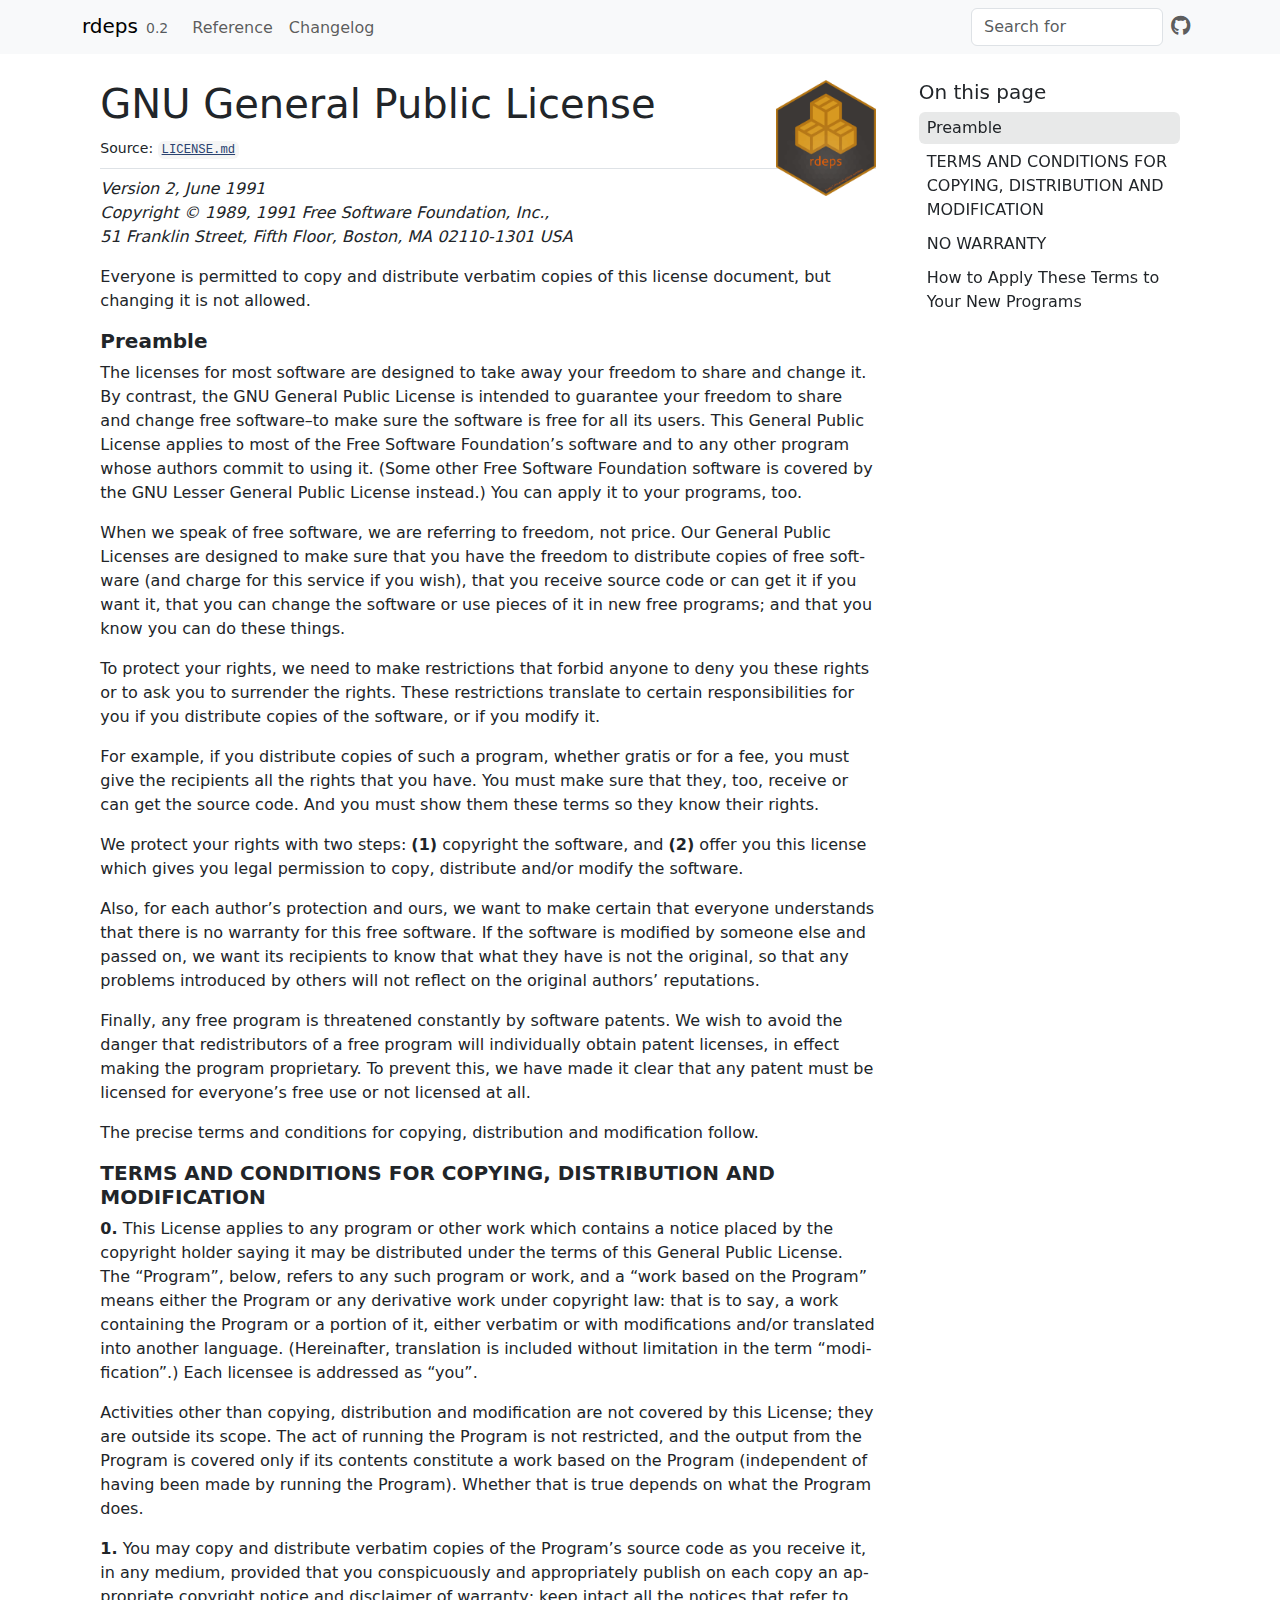
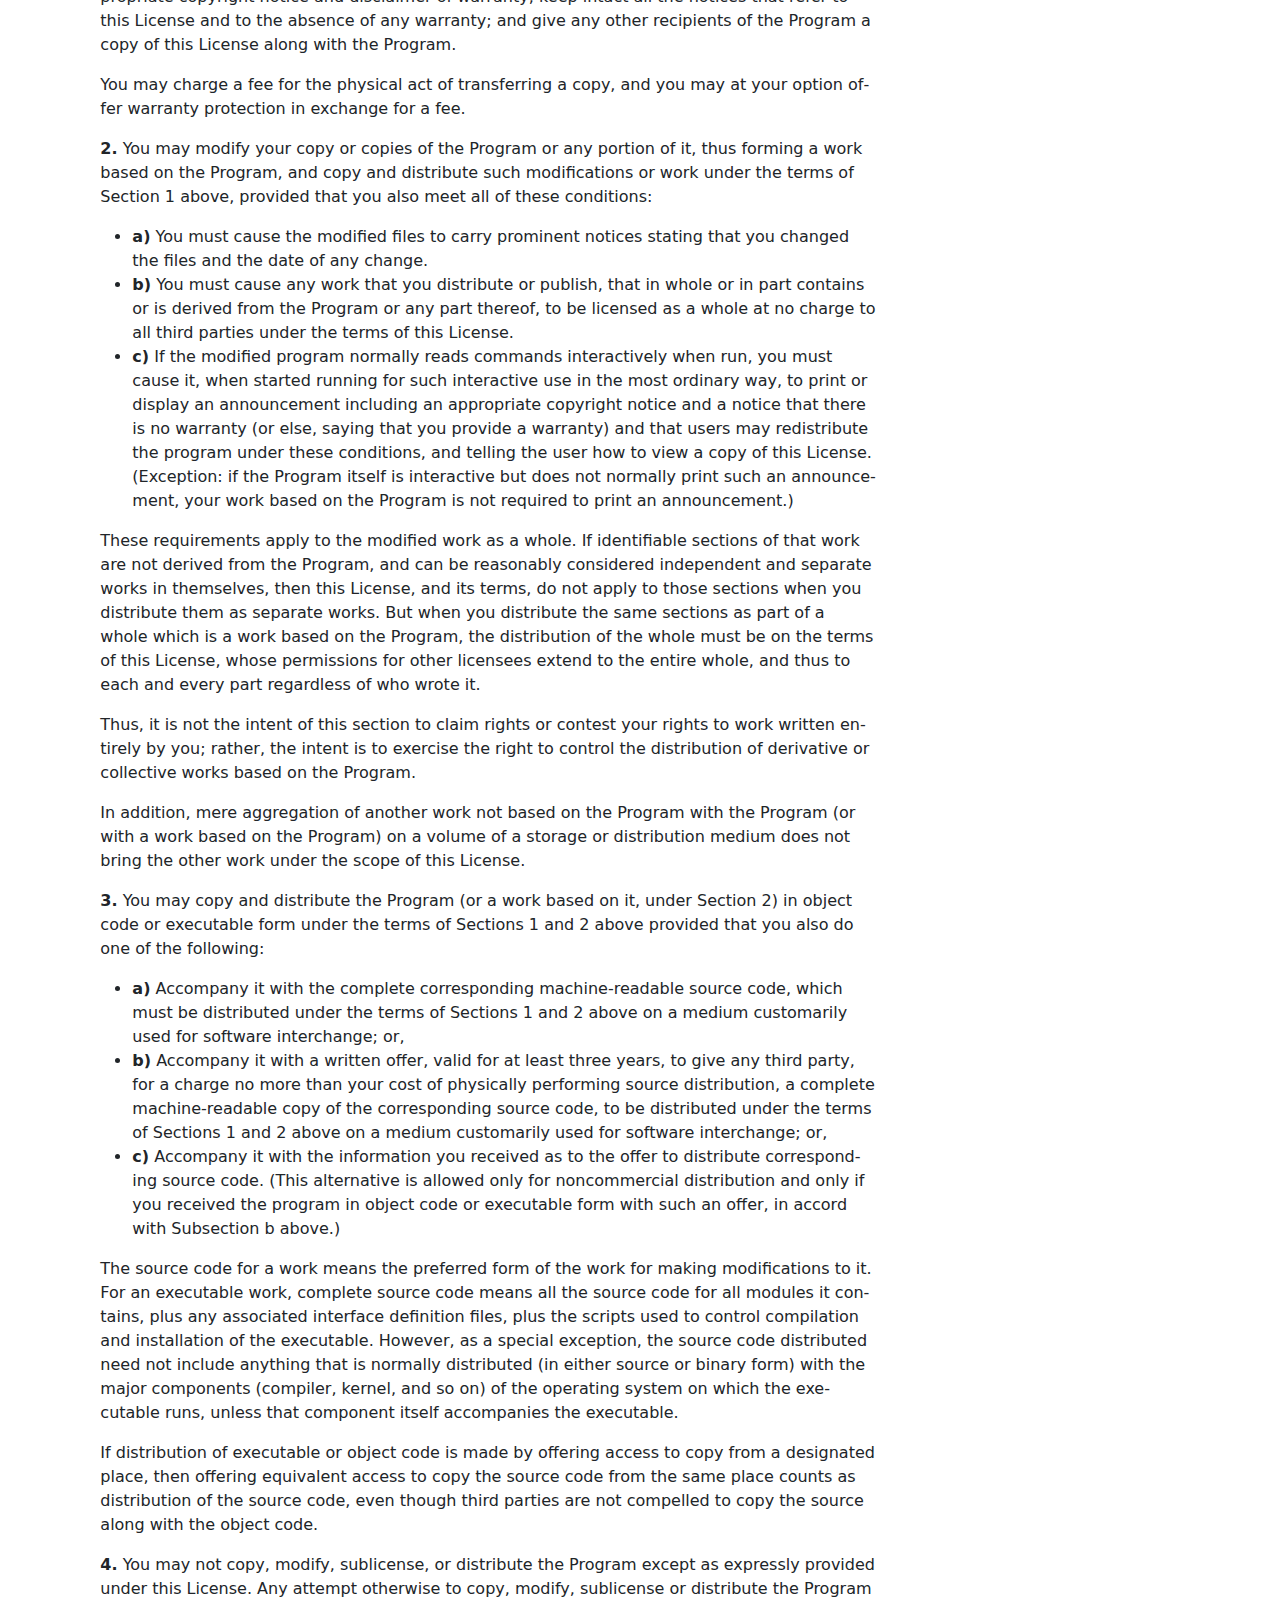
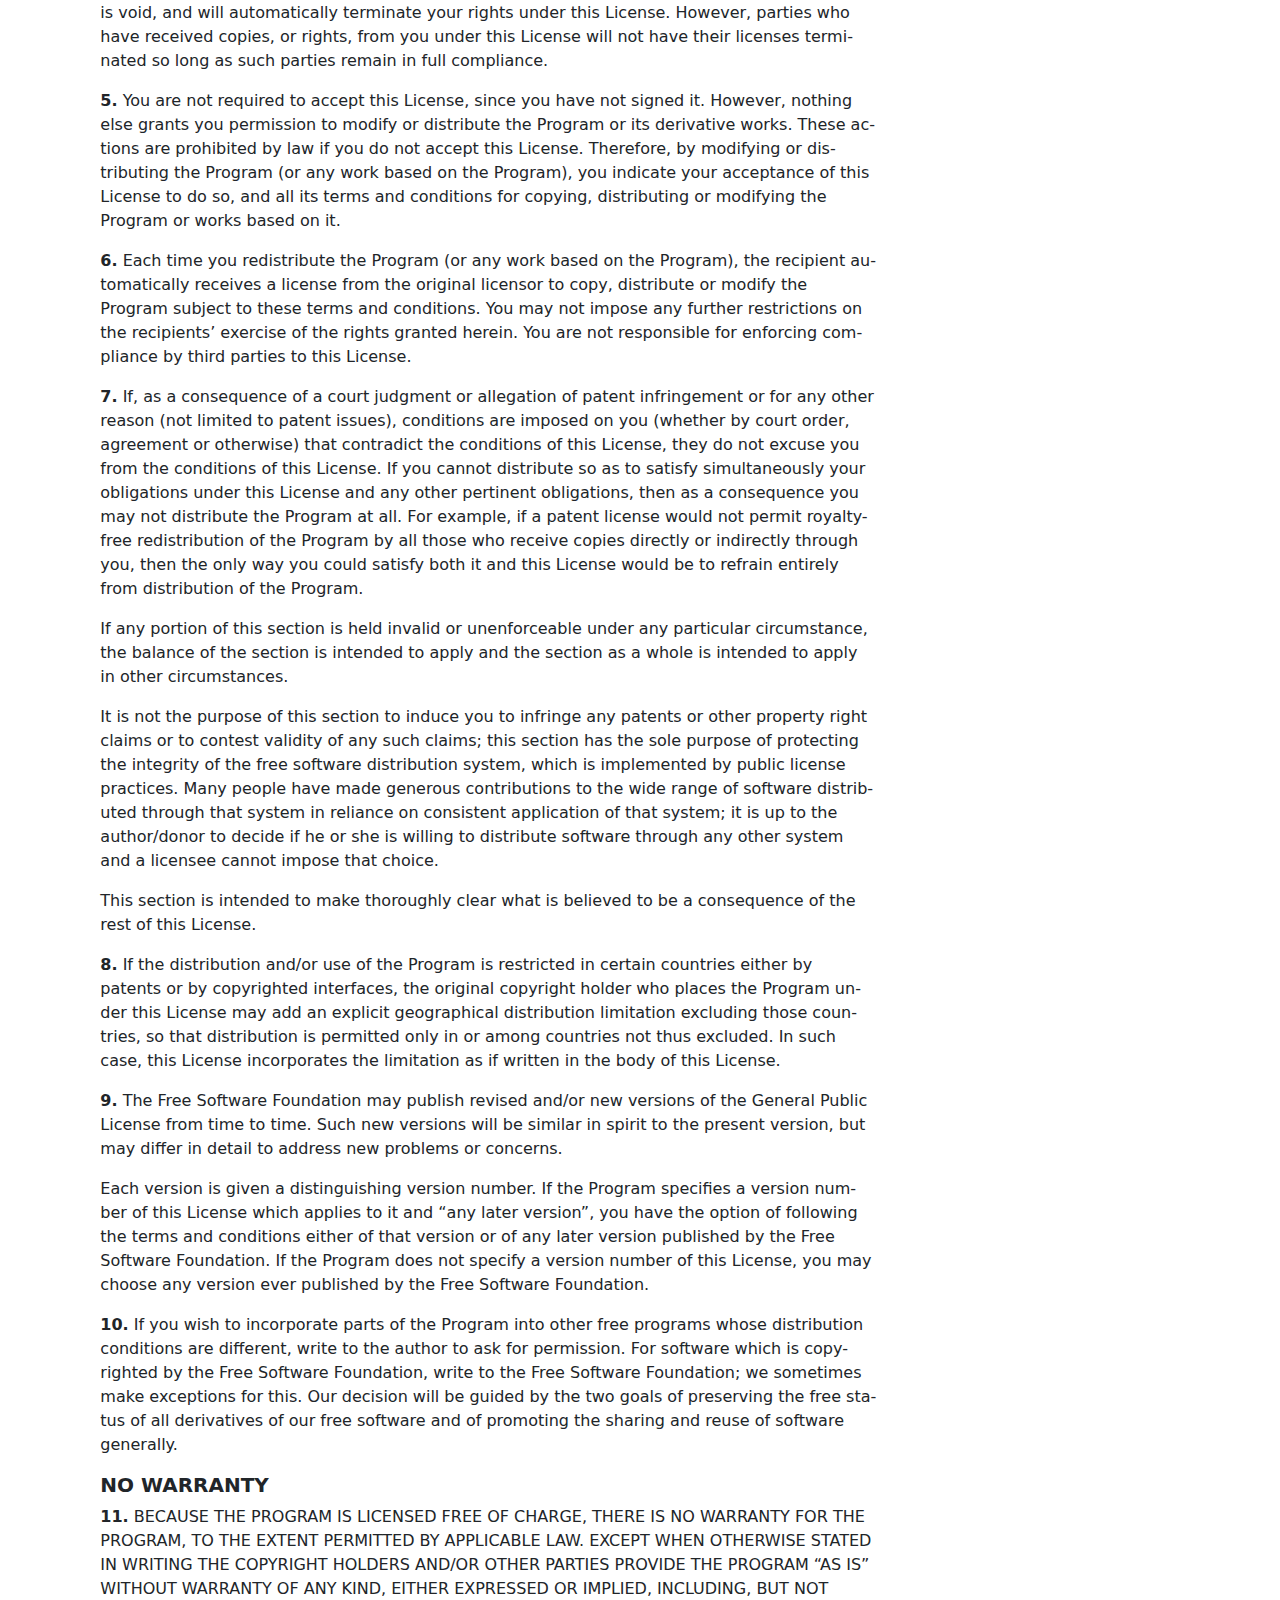
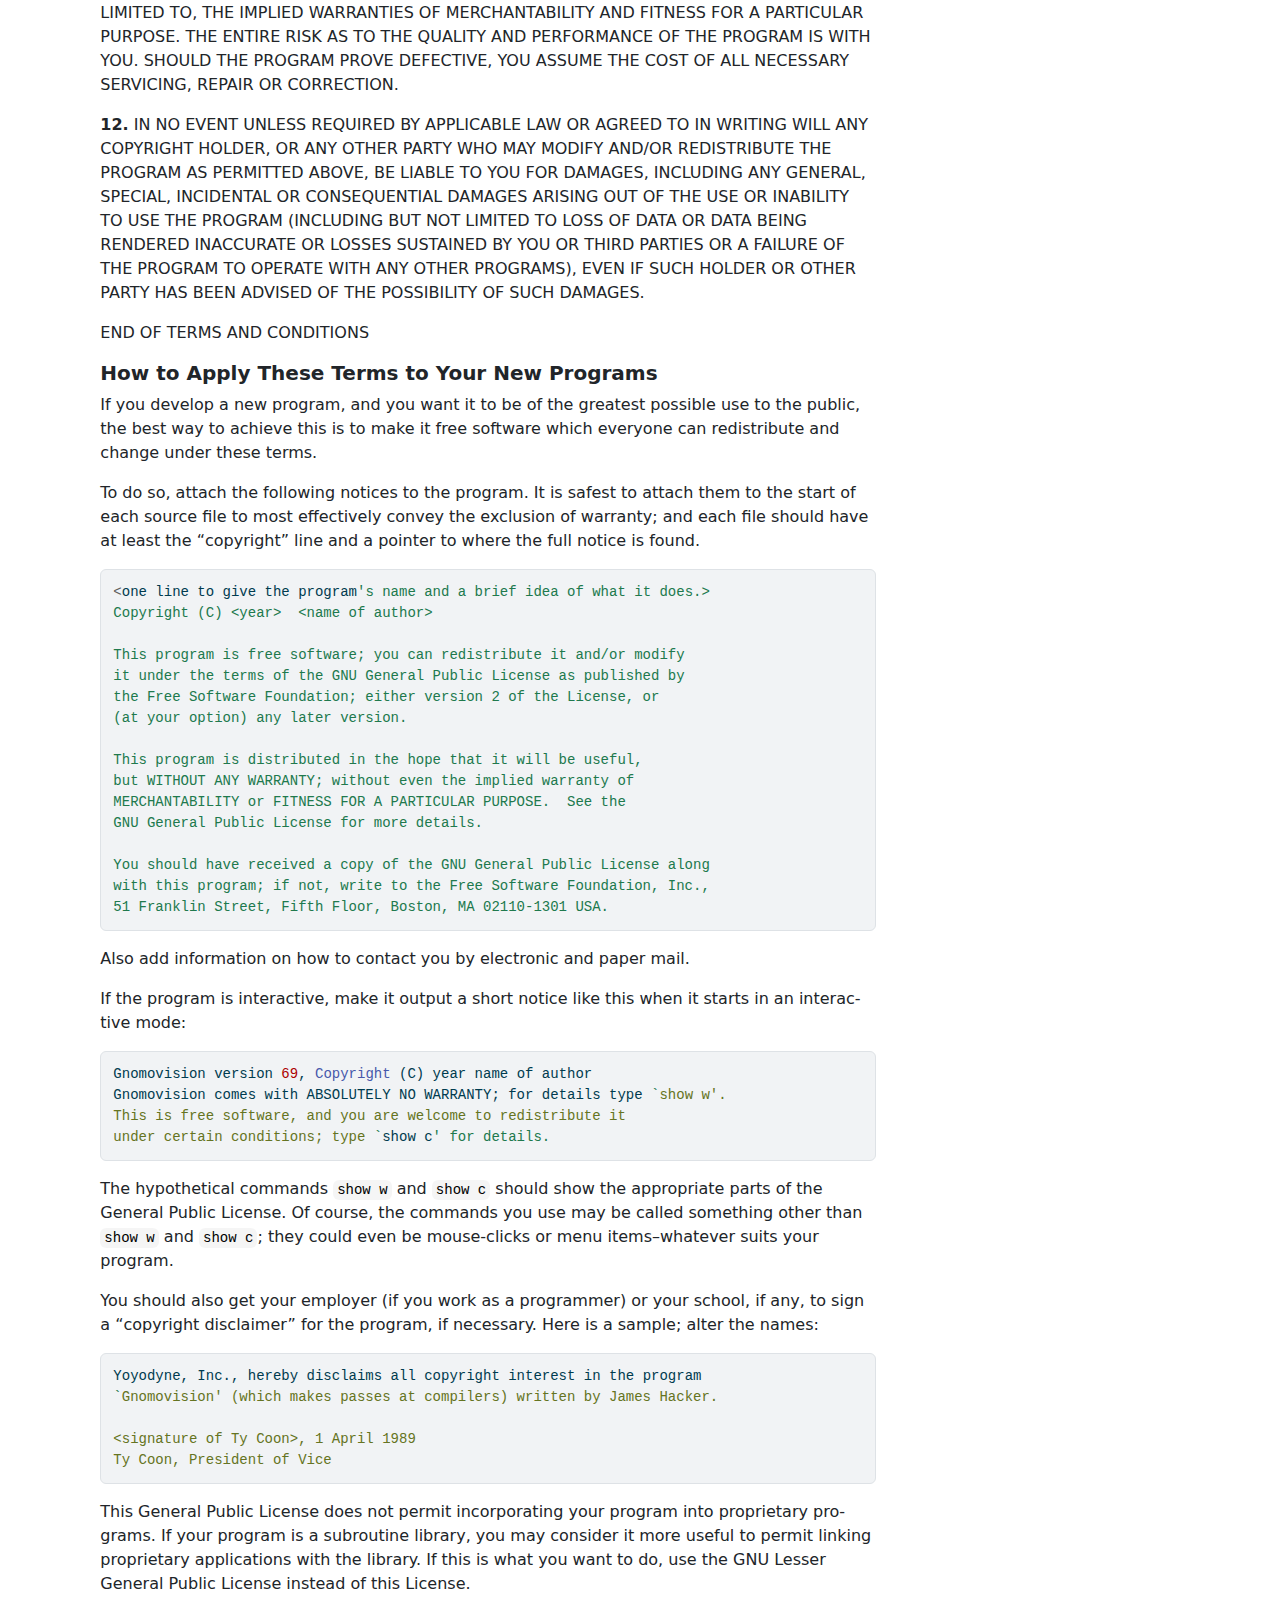
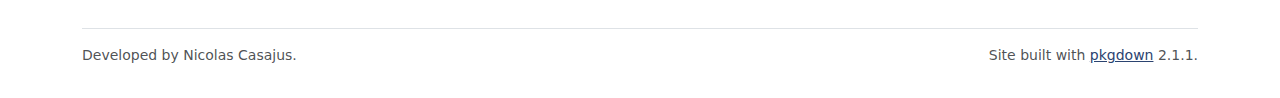
<file: LICENSE.html>
<!DOCTYPE html>
<!-- Generated by pkgdown: do not edit by hand --><html lang="en"><head><meta http-equiv="Content-Type" content="text/html; charset=UTF-8"><meta charset="utf-8"><meta http-equiv="X-UA-Compatible" content="IE=edge"><meta name="viewport" content="width=device-width, initial-scale=1, shrink-to-fit=no"><title>GNU General Public License • rdeps</title><script src="deps/jquery-3.6.0/jquery-3.6.0.min.js"></script><meta name="viewport" content="width=device-width, initial-scale=1, shrink-to-fit=no"><link href="deps/bootstrap-5.3.1/bootstrap.min.css" rel="stylesheet"><script src="deps/bootstrap-5.3.1/bootstrap.bundle.min.js"></script><link href="deps/font-awesome-6.5.2/css/all.min.css" rel="stylesheet"><link href="deps/font-awesome-6.5.2/css/v4-shims.min.css" rel="stylesheet"><script src="deps/headroom-0.11.0/headroom.min.js"></script><script src="deps/headroom-0.11.0/jQuery.headroom.min.js"></script><script src="deps/bootstrap-toc-1.0.1/bootstrap-toc.min.js"></script><script src="deps/clipboard.js-2.0.11/clipboard.min.js"></script><script src="deps/search-1.0.0/autocomplete.jquery.min.js"></script><script src="deps/search-1.0.0/fuse.min.js"></script><script src="deps/search-1.0.0/mark.min.js"></script><!-- pkgdown --><script src="pkgdown.js"></script><meta property="og:title" content="GNU General Public License"><meta property="og:image" content="https://frbcesab.github.io/rdeps/logo.png"></head><body>
    <a href="#main" class="visually-hidden-focusable">Skip to contents</a>


    <nav class="navbar navbar-expand-lg fixed-top bg-light" data-bs-theme="light" aria-label="Site navigation"><div class="container">

    <a class="navbar-brand me-2" href="index.html">rdeps</a>

    <small class="nav-text text-muted me-auto" data-bs-toggle="tooltip" data-bs-placement="bottom" title="">0.2</small>


    <button class="navbar-toggler" type="button" data-bs-toggle="collapse" data-bs-target="#navbar" aria-controls="navbar" aria-expanded="false" aria-label="Toggle navigation">
      <span class="navbar-toggler-icon"></span>
    </button>

    <div id="navbar" class="collapse navbar-collapse ms-3">
      <ul class="navbar-nav me-auto"><li class="nav-item"><a class="nav-link" href="reference/index.html">Reference</a></li>
<li class="nav-item"><a class="nav-link" href="news/index.html">Changelog</a></li>
      </ul><ul class="navbar-nav"><li class="nav-item"><form class="form-inline" role="search">
 <input class="form-control" type="search" name="search-input" id="search-input" autocomplete="off" aria-label="Search site" placeholder="Search for" data-search-index="search.json"></form></li>
<li class="nav-item"><a class="external-link nav-link" href="https://github.com/frbcesab/rdeps/" aria-label="GitHub"><span class="fa fab fa-github fa-lg"></span></a></li>
      </ul></div>


  </div>
</nav><div class="container template-title-body">
<div class="row">
  <main id="main" class="col-md-9"><div class="page-header">
      <img src="logo.png" class="logo" alt=""><h1>GNU General Public License</h1>
      <small class="dont-index">Source: <a href="https://github.com/frbcesab/rdeps/blob/main/LICENSE.md" class="external-link"><code>LICENSE.md</code></a></small>
    </div>

<div id="gnu-general-public-license" class="section level1">

<p><em>Version 2, June 1991</em><br><em>Copyright © 1989, 1991 Free Software Foundation, Inc.,</em><br><em>51 Franklin Street, Fifth Floor, Boston, MA 02110-1301 USA</em></p>
<p>Everyone is permitted to copy and distribute verbatim copies of this license document, but changing it is not allowed.</p>
<div class="section level3">
<h3 id="preamble">Preamble<a class="anchor" aria-label="anchor" href="#preamble"></a></h3>
<p>The licenses for most software are designed to take away your freedom to share and change it. By contrast, the GNU General Public License is intended to guarantee your freedom to share and change free software–to make sure the software is free for all its users. This General Public License applies to most of the Free Software Foundation’s software and to any other program whose authors commit to using it. (Some other Free Software Foundation software is covered by the GNU Lesser General Public License instead.) You can apply it to your programs, too.</p>
<p>When we speak of free software, we are referring to freedom, not price. Our General Public Licenses are designed to make sure that you have the freedom to distribute copies of free software (and charge for this service if you wish), that you receive source code or can get it if you want it, that you can change the software or use pieces of it in new free programs; and that you know you can do these things.</p>
<p>To protect your rights, we need to make restrictions that forbid anyone to deny you these rights or to ask you to surrender the rights. These restrictions translate to certain responsibilities for you if you distribute copies of the software, or if you modify it.</p>
<p>For example, if you distribute copies of such a program, whether gratis or for a fee, you must give the recipients all the rights that you have. You must make sure that they, too, receive or can get the source code. And you must show them these terms so they know their rights.</p>
<p>We protect your rights with two steps: <strong>(1)</strong> copyright the software, and <strong>(2)</strong> offer you this license which gives you legal permission to copy, distribute and/or modify the software.</p>
<p>Also, for each author’s protection and ours, we want to make certain that everyone understands that there is no warranty for this free software. If the software is modified by someone else and passed on, we want its recipients to know that what they have is not the original, so that any problems introduced by others will not reflect on the original authors’ reputations.</p>
<p>Finally, any free program is threatened constantly by software patents. We wish to avoid the danger that redistributors of a free program will individually obtain patent licenses, in effect making the program proprietary. To prevent this, we have made it clear that any patent must be licensed for everyone’s free use or not licensed at all.</p>
<p>The precise terms and conditions for copying, distribution and modification follow.</p>
</div>
<div class="section level3">
<h3 id="terms-and-conditions-for-copying-distribution-and-modification">TERMS AND CONDITIONS FOR COPYING, DISTRIBUTION AND MODIFICATION<a class="anchor" aria-label="anchor" href="#terms-and-conditions-for-copying-distribution-and-modification"></a></h3>
<p><strong>0.</strong> This License applies to any program or other work which contains a notice placed by the copyright holder saying it may be distributed under the terms of this General Public License. The “Program”, below, refers to any such program or work, and a “work based on the Program” means either the Program or any derivative work under copyright law: that is to say, a work containing the Program or a portion of it, either verbatim or with modifications and/or translated into another language. (Hereinafter, translation is included without limitation in the term “modification”.) Each licensee is addressed as “you”.</p>
<p>Activities other than copying, distribution and modification are not covered by this License; they are outside its scope. The act of running the Program is not restricted, and the output from the Program is covered only if its contents constitute a work based on the Program (independent of having been made by running the Program). Whether that is true depends on what the Program does.</p>
<p><strong>1.</strong> You may copy and distribute verbatim copies of the Program’s source code as you receive it, in any medium, provided that you conspicuously and appropriately publish on each copy an appropriate copyright notice and disclaimer of warranty; keep intact all the notices that refer to this License and to the absence of any warranty; and give any other recipients of the Program a copy of this License along with the Program.</p>
<p>You may charge a fee for the physical act of transferring a copy, and you may at your option offer warranty protection in exchange for a fee.</p>
<p><strong>2.</strong> You may modify your copy or copies of the Program or any portion of it, thus forming a work based on the Program, and copy and distribute such modifications or work under the terms of Section 1 above, provided that you also meet all of these conditions:</p>
<ul><li>
<strong>a)</strong> You must cause the modified files to carry prominent notices stating that you changed the files and the date of any change.</li>
<li>
<strong>b)</strong> You must cause any work that you distribute or publish, that in whole or in part contains or is derived from the Program or any part thereof, to be licensed as a whole at no charge to all third parties under the terms of this License.</li>
<li>
<strong>c)</strong> If the modified program normally reads commands interactively when run, you must cause it, when started running for such interactive use in the most ordinary way, to print or display an announcement including an appropriate copyright notice and a notice that there is no warranty (or else, saying that you provide a warranty) and that users may redistribute the program under these conditions, and telling the user how to view a copy of this License. (Exception: if the Program itself is interactive but does not normally print such an announcement, your work based on the Program is not required to print an announcement.)</li>
</ul><p>These requirements apply to the modified work as a whole. If identifiable sections of that work are not derived from the Program, and can be reasonably considered independent and separate works in themselves, then this License, and its terms, do not apply to those sections when you distribute them as separate works. But when you distribute the same sections as part of a whole which is a work based on the Program, the distribution of the whole must be on the terms of this License, whose permissions for other licensees extend to the entire whole, and thus to each and every part regardless of who wrote it.</p>
<p>Thus, it is not the intent of this section to claim rights or contest your rights to work written entirely by you; rather, the intent is to exercise the right to control the distribution of derivative or collective works based on the Program.</p>
<p>In addition, mere aggregation of another work not based on the Program with the Program (or with a work based on the Program) on a volume of a storage or distribution medium does not bring the other work under the scope of this License.</p>
<p><strong>3.</strong> You may copy and distribute the Program (or a work based on it, under Section 2) in object code or executable form under the terms of Sections 1 and 2 above provided that you also do one of the following:</p>
<ul><li>
<strong>a)</strong> Accompany it with the complete corresponding machine-readable source code, which must be distributed under the terms of Sections 1 and 2 above on a medium customarily used for software interchange; or,</li>
<li>
<strong>b)</strong> Accompany it with a written offer, valid for at least three years, to give any third party, for a charge no more than your cost of physically performing source distribution, a complete machine-readable copy of the corresponding source code, to be distributed under the terms of Sections 1 and 2 above on a medium customarily used for software interchange; or,</li>
<li>
<strong>c)</strong> Accompany it with the information you received as to the offer to distribute corresponding source code. (This alternative is allowed only for noncommercial distribution and only if you received the program in object code or executable form with such an offer, in accord with Subsection b above.)</li>
</ul><p>The source code for a work means the preferred form of the work for making modifications to it. For an executable work, complete source code means all the source code for all modules it contains, plus any associated interface definition files, plus the scripts used to control compilation and installation of the executable. However, as a special exception, the source code distributed need not include anything that is normally distributed (in either source or binary form) with the major components (compiler, kernel, and so on) of the operating system on which the executable runs, unless that component itself accompanies the executable.</p>
<p>If distribution of executable or object code is made by offering access to copy from a designated place, then offering equivalent access to copy the source code from the same place counts as distribution of the source code, even though third parties are not compelled to copy the source along with the object code.</p>
<p><strong>4.</strong> You may not copy, modify, sublicense, or distribute the Program except as expressly provided under this License. Any attempt otherwise to copy, modify, sublicense or distribute the Program is void, and will automatically terminate your rights under this License. However, parties who have received copies, or rights, from you under this License will not have their licenses terminated so long as such parties remain in full compliance.</p>
<p><strong>5.</strong> You are not required to accept this License, since you have not signed it. However, nothing else grants you permission to modify or distribute the Program or its derivative works. These actions are prohibited by law if you do not accept this License. Therefore, by modifying or distributing the Program (or any work based on the Program), you indicate your acceptance of this License to do so, and all its terms and conditions for copying, distributing or modifying the Program or works based on it.</p>
<p><strong>6.</strong> Each time you redistribute the Program (or any work based on the Program), the recipient automatically receives a license from the original licensor to copy, distribute or modify the Program subject to these terms and conditions. You may not impose any further restrictions on the recipients’ exercise of the rights granted herein. You are not responsible for enforcing compliance by third parties to this License.</p>
<p><strong>7.</strong> If, as a consequence of a court judgment or allegation of patent infringement or for any other reason (not limited to patent issues), conditions are imposed on you (whether by court order, agreement or otherwise) that contradict the conditions of this License, they do not excuse you from the conditions of this License. If you cannot distribute so as to satisfy simultaneously your obligations under this License and any other pertinent obligations, then as a consequence you may not distribute the Program at all. For example, if a patent license would not permit royalty-free redistribution of the Program by all those who receive copies directly or indirectly through you, then the only way you could satisfy both it and this License would be to refrain entirely from distribution of the Program.</p>
<p>If any portion of this section is held invalid or unenforceable under any particular circumstance, the balance of the section is intended to apply and the section as a whole is intended to apply in other circumstances.</p>
<p>It is not the purpose of this section to induce you to infringe any patents or other property right claims or to contest validity of any such claims; this section has the sole purpose of protecting the integrity of the free software distribution system, which is implemented by public license practices. Many people have made generous contributions to the wide range of software distributed through that system in reliance on consistent application of that system; it is up to the author/donor to decide if he or she is willing to distribute software through any other system and a licensee cannot impose that choice.</p>
<p>This section is intended to make thoroughly clear what is believed to be a consequence of the rest of this License.</p>
<p><strong>8.</strong> If the distribution and/or use of the Program is restricted in certain countries either by patents or by copyrighted interfaces, the original copyright holder who places the Program under this License may add an explicit geographical distribution limitation excluding those countries, so that distribution is permitted only in or among countries not thus excluded. In such case, this License incorporates the limitation as if written in the body of this License.</p>
<p><strong>9.</strong> The Free Software Foundation may publish revised and/or new versions of the General Public License from time to time. Such new versions will be similar in spirit to the present version, but may differ in detail to address new problems or concerns.</p>
<p>Each version is given a distinguishing version number. If the Program specifies a version number of this License which applies to it and “any later version”, you have the option of following the terms and conditions either of that version or of any later version published by the Free Software Foundation. If the Program does not specify a version number of this License, you may choose any version ever published by the Free Software Foundation.</p>
<p><strong>10.</strong> If you wish to incorporate parts of the Program into other free programs whose distribution conditions are different, write to the author to ask for permission. For software which is copyrighted by the Free Software Foundation, write to the Free Software Foundation; we sometimes make exceptions for this. Our decision will be guided by the two goals of preserving the free status of all derivatives of our free software and of promoting the sharing and reuse of software generally.</p>
</div>
<div class="section level3">
<h3 id="no-warranty">NO WARRANTY<a class="anchor" aria-label="anchor" href="#no-warranty"></a></h3>
<p><strong>11.</strong> BECAUSE THE PROGRAM IS LICENSED FREE OF CHARGE, THERE IS NO WARRANTY FOR THE PROGRAM, TO THE EXTENT PERMITTED BY APPLICABLE LAW. EXCEPT WHEN OTHERWISE STATED IN WRITING THE COPYRIGHT HOLDERS AND/OR OTHER PARTIES PROVIDE THE PROGRAM “AS IS” WITHOUT WARRANTY OF ANY KIND, EITHER EXPRESSED OR IMPLIED, INCLUDING, BUT NOT LIMITED TO, THE IMPLIED WARRANTIES OF MERCHANTABILITY AND FITNESS FOR A PARTICULAR PURPOSE. THE ENTIRE RISK AS TO THE QUALITY AND PERFORMANCE OF THE PROGRAM IS WITH YOU. SHOULD THE PROGRAM PROVE DEFECTIVE, YOU ASSUME THE COST OF ALL NECESSARY SERVICING, REPAIR OR CORRECTION.</p>
<p><strong>12.</strong> IN NO EVENT UNLESS REQUIRED BY APPLICABLE LAW OR AGREED TO IN WRITING WILL ANY COPYRIGHT HOLDER, OR ANY OTHER PARTY WHO MAY MODIFY AND/OR REDISTRIBUTE THE PROGRAM AS PERMITTED ABOVE, BE LIABLE TO YOU FOR DAMAGES, INCLUDING ANY GENERAL, SPECIAL, INCIDENTAL OR CONSEQUENTIAL DAMAGES ARISING OUT OF THE USE OR INABILITY TO USE THE PROGRAM (INCLUDING BUT NOT LIMITED TO LOSS OF DATA OR DATA BEING RENDERED INACCURATE OR LOSSES SUSTAINED BY YOU OR THIRD PARTIES OR A FAILURE OF THE PROGRAM TO OPERATE WITH ANY OTHER PROGRAMS), EVEN IF SUCH HOLDER OR OTHER PARTY HAS BEEN ADVISED OF THE POSSIBILITY OF SUCH DAMAGES.</p>
<p>END OF TERMS AND CONDITIONS</p>
</div>
<div class="section level3">
<h3 id="how-to-apply-these-terms-to-your-new-programs">How to Apply These Terms to Your New Programs<a class="anchor" aria-label="anchor" href="#how-to-apply-these-terms-to-your-new-programs"></a></h3>
<p>If you develop a new program, and you want it to be of the greatest possible use to the public, the best way to achieve this is to make it free software which everyone can redistribute and change under these terms.</p>
<p>To do so, attach the following notices to the program. It is safest to attach them to the start of each source file to most effectively convey the exclusion of warranty; and each file should have at least the “copyright” line and a pointer to where the full notice is found.</p>
<div class="sourceCode" id="cb1"><pre class="sourceCode R"><code class="sourceCode r"><span id="cb1-1"><a href="#cb1-1" tabindex="-1"></a><span class="sc">&lt;</span>one line to give the program<span class="st">'s name and a brief idea of what it does.&gt;</span></span>
<span id="cb1-2"><a href="#cb1-2" tabindex="-1"></a><span class="st">Copyright (C) &lt;year&gt;  &lt;name of author&gt;</span></span>
<span id="cb1-3"><a href="#cb1-3" tabindex="-1"></a></span>
<span id="cb1-4"><a href="#cb1-4" tabindex="-1"></a><span class="st">This program is free software; you can redistribute it and/or modify</span></span>
<span id="cb1-5"><a href="#cb1-5" tabindex="-1"></a><span class="st">it under the terms of the GNU General Public License as published by</span></span>
<span id="cb1-6"><a href="#cb1-6" tabindex="-1"></a><span class="st">the Free Software Foundation; either version 2 of the License, or</span></span>
<span id="cb1-7"><a href="#cb1-7" tabindex="-1"></a><span class="st">(at your option) any later version.</span></span>
<span id="cb1-8"><a href="#cb1-8" tabindex="-1"></a></span>
<span id="cb1-9"><a href="#cb1-9" tabindex="-1"></a><span class="st">This program is distributed in the hope that it will be useful,</span></span>
<span id="cb1-10"><a href="#cb1-10" tabindex="-1"></a><span class="st">but WITHOUT ANY WARRANTY; without even the implied warranty of</span></span>
<span id="cb1-11"><a href="#cb1-11" tabindex="-1"></a><span class="st">MERCHANTABILITY or FITNESS FOR A PARTICULAR PURPOSE.  See the</span></span>
<span id="cb1-12"><a href="#cb1-12" tabindex="-1"></a><span class="st">GNU General Public License for more details.</span></span>
<span id="cb1-13"><a href="#cb1-13" tabindex="-1"></a></span>
<span id="cb1-14"><a href="#cb1-14" tabindex="-1"></a><span class="st">You should have received a copy of the GNU General Public License along</span></span>
<span id="cb1-15"><a href="#cb1-15" tabindex="-1"></a><span class="st">with this program; if not, write to the Free Software Foundation, Inc.,</span></span>
<span id="cb1-16"><a href="#cb1-16" tabindex="-1"></a><span class="st">51 Franklin Street, Fifth Floor, Boston, MA 02110-1301 USA.</span></span></code></pre></div>
<p>Also add information on how to contact you by electronic and paper mail.</p>
<p>If the program is interactive, make it output a short notice like this when it starts in an interactive mode:</p>
<div class="sourceCode" id="cb2"><pre class="sourceCode R"><code class="sourceCode r"><span id="cb2-1"><a href="#cb2-1" tabindex="-1"></a>Gnomovision version <span class="dv">69</span>, <span class="fu">Copyright</span> (C) year name of author</span>
<span id="cb2-2"><a href="#cb2-2" tabindex="-1"></a>Gnomovision comes with ABSOLUTELY NO WARRANTY; <span class="cf">for</span> details type <span class="st">`</span><span class="at">show w'.</span></span>
<span id="cb2-3"><a href="#cb2-3" tabindex="-1"></a><span class="at">This is free software, and you are welcome to redistribute it</span></span>
<span id="cb2-4"><a href="#cb2-4" tabindex="-1"></a><span class="at">under certain conditions; type </span><span class="st">`</span>show c<span class="st">' for details.</span></span></code></pre></div>
<p>The hypothetical commands <code>show w</code> and <code>show c</code> should show the appropriate parts of the General Public License. Of course, the commands you use may be called something other than <code>show w</code> and <code>show c</code>; they could even be mouse-clicks or menu items–whatever suits your program.</p>
<p>You should also get your employer (if you work as a programmer) or your school, if any, to sign a “copyright disclaimer” for the program, if necessary. Here is a sample; alter the names:</p>
<div class="sourceCode" id="cb3"><pre class="sourceCode R"><code class="sourceCode r"><span id="cb3-1"><a href="#cb3-1" tabindex="-1"></a>Yoyodyne, Inc., hereby disclaims all copyright interest <span class="cf">in</span> the program</span>
<span id="cb3-2"><a href="#cb3-2" tabindex="-1"></a><span class="st">`</span><span class="at">Gnomovision' (which makes passes at compilers) written by James Hacker.</span></span>
<span id="cb3-3"><a href="#cb3-3" tabindex="-1"></a></span>
<span id="cb3-4"><a href="#cb3-4" tabindex="-1"></a><span class="at">&lt;signature of Ty Coon&gt;, 1 April 1989</span></span>
<span id="cb3-5"><a href="#cb3-5" tabindex="-1"></a><span class="at">Ty Coon, President of Vice</span></span></code></pre></div>
<p>This General Public License does not permit incorporating your program into proprietary programs. If your program is a subroutine library, you may consider it more useful to permit linking proprietary applications with the library. If this is what you want to do, use the GNU Lesser General Public License instead of this License.</p>
</div>
</div>

  </main><aside class="col-md-3"><nav id="toc" aria-label="Table of contents"><h2>On this page</h2>
    </nav></aside></div>


    <footer><div class="pkgdown-footer-left">
  <p>Developed by Nicolas Casajus.</p>
</div>

<div class="pkgdown-footer-right">
  <p>Site built with <a href="https://pkgdown.r-lib.org/" class="external-link">pkgdown</a> 2.1.1.</p>
</div>

    </footer></div>





  </body></html>
</file>
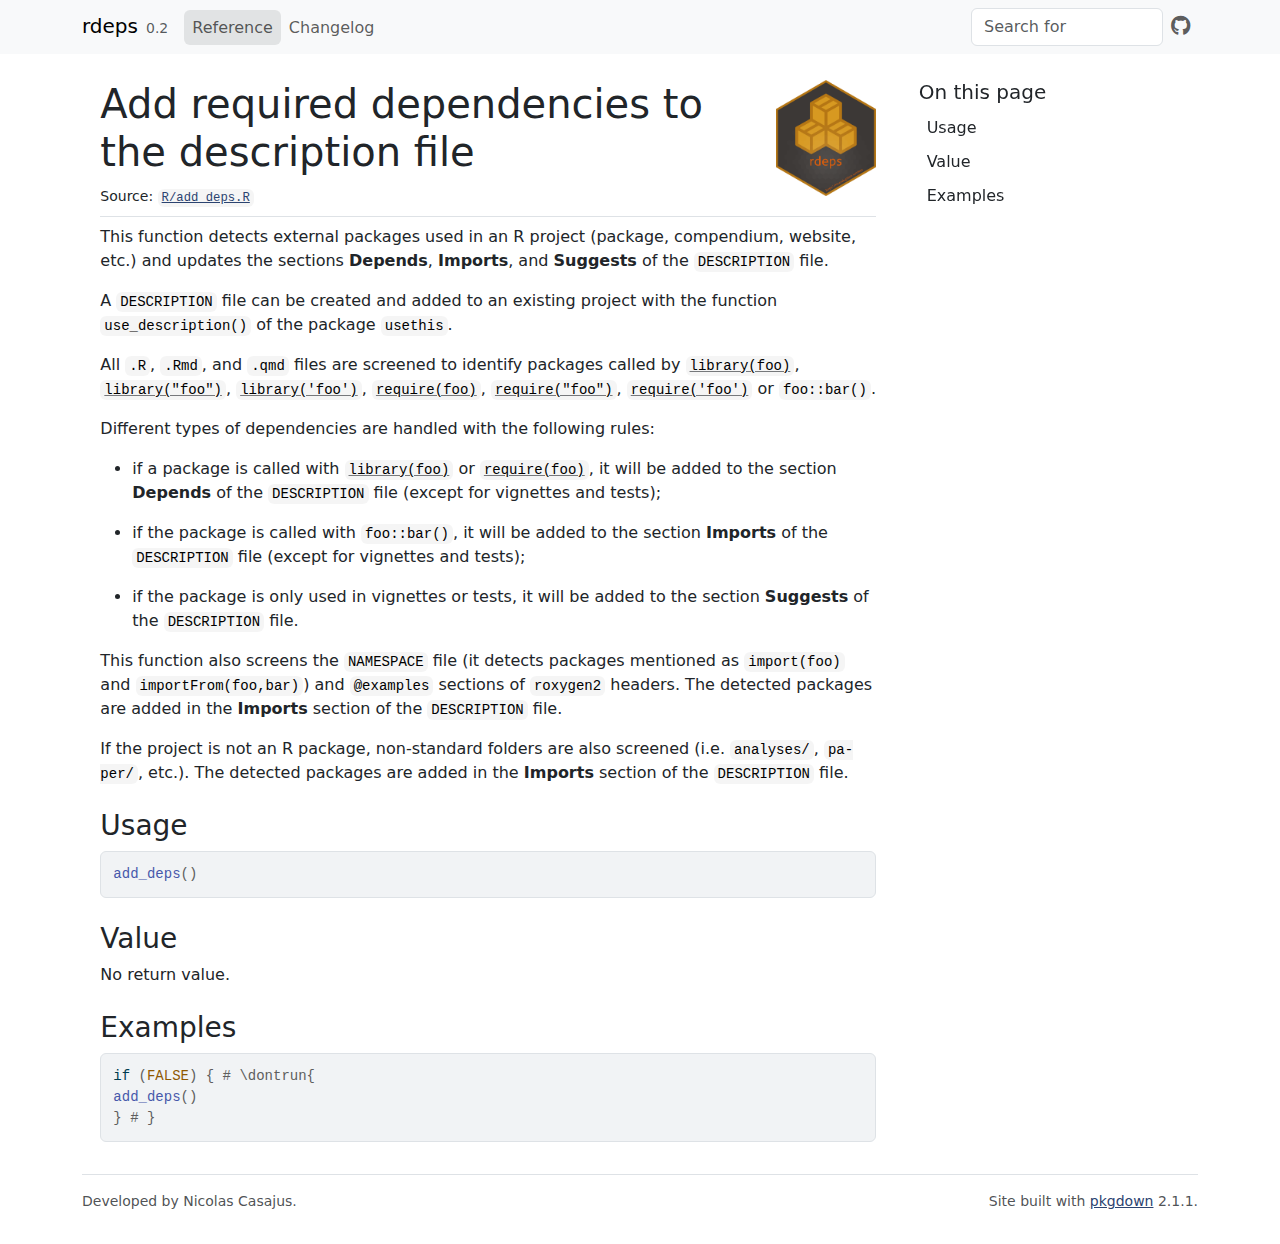
<file: reference/add_deps.html>
<!DOCTYPE html>
<!-- Generated by pkgdown: do not edit by hand --><html lang="en"><head><meta http-equiv="Content-Type" content="text/html; charset=UTF-8"><meta charset="utf-8"><meta http-equiv="X-UA-Compatible" content="IE=edge"><meta name="viewport" content="width=device-width, initial-scale=1, shrink-to-fit=no"><title>Add required dependencies to the description file — add_deps • rdeps</title><script src="../deps/jquery-3.6.0/jquery-3.6.0.min.js"></script><meta name="viewport" content="width=device-width, initial-scale=1, shrink-to-fit=no"><link href="../deps/bootstrap-5.3.1/bootstrap.min.css" rel="stylesheet"><script src="../deps/bootstrap-5.3.1/bootstrap.bundle.min.js"></script><link href="../deps/font-awesome-6.5.2/css/all.min.css" rel="stylesheet"><link href="../deps/font-awesome-6.5.2/css/v4-shims.min.css" rel="stylesheet"><script src="../deps/headroom-0.11.0/headroom.min.js"></script><script src="../deps/headroom-0.11.0/jQuery.headroom.min.js"></script><script src="../deps/bootstrap-toc-1.0.1/bootstrap-toc.min.js"></script><script src="../deps/clipboard.js-2.0.11/clipboard.min.js"></script><script src="../deps/search-1.0.0/autocomplete.jquery.min.js"></script><script src="../deps/search-1.0.0/fuse.min.js"></script><script src="../deps/search-1.0.0/mark.min.js"></script><!-- pkgdown --><script src="../pkgdown.js"></script><meta property="og:title" content="Add required dependencies to the description file — add_deps"><meta name="description" content="This function detects external packages used in an R project (package,
compendium, website, etc.) and updates the sections Depends,
Imports, and Suggests of the DESCRIPTION file.
A DESCRIPTION file can be created and added to an existing project with
the function use_description() of the package usethis.
All .R, .Rmd, and .qmd files are screened to identify packages
called by library(foo), library(&quot;foo&quot;), library('foo'),
require(foo), require(&quot;foo&quot;), require('foo') or foo::bar().
Different types of dependencies are handled with the following rules:
if a package is called with library(foo) or require(foo),
it will be added to the section Depends of the DESCRIPTION file
(except for vignettes and tests);
if the package is called with foo::bar(),
it will be added to the section Imports of the DESCRIPTION file
(except for vignettes and tests);
if the package is only used in vignettes or tests,
it will be added to the section Suggests of the DESCRIPTION file.


This function also screens the NAMESPACE file (it detects packages
mentioned as import(foo) and importFrom(foo,bar)) and @examples
sections of roxygen2 headers. The detected packages are added in the
Imports section of the DESCRIPTION file.
If the project is not an R package, non-standard folders are also screened
(i.e. analyses/, paper/, etc.). The detected packages are added in the
Imports section of the DESCRIPTION file."><meta property="og:description" content="This function detects external packages used in an R project (package,
compendium, website, etc.) and updates the sections Depends,
Imports, and Suggests of the DESCRIPTION file.
A DESCRIPTION file can be created and added to an existing project with
the function use_description() of the package usethis.
All .R, .Rmd, and .qmd files are screened to identify packages
called by library(foo), library(&quot;foo&quot;), library('foo'),
require(foo), require(&quot;foo&quot;), require('foo') or foo::bar().
Different types of dependencies are handled with the following rules:
if a package is called with library(foo) or require(foo),
it will be added to the section Depends of the DESCRIPTION file
(except for vignettes and tests);
if the package is called with foo::bar(),
it will be added to the section Imports of the DESCRIPTION file
(except for vignettes and tests);
if the package is only used in vignettes or tests,
it will be added to the section Suggests of the DESCRIPTION file.


This function also screens the NAMESPACE file (it detects packages
mentioned as import(foo) and importFrom(foo,bar)) and @examples
sections of roxygen2 headers. The detected packages are added in the
Imports section of the DESCRIPTION file.
If the project is not an R package, non-standard folders are also screened
(i.e. analyses/, paper/, etc.). The detected packages are added in the
Imports section of the DESCRIPTION file."><meta property="og:image" content="https://frbcesab.github.io/rdeps/logo.png"></head><body>
    <a href="#main" class="visually-hidden-focusable">Skip to contents</a>


    <nav class="navbar navbar-expand-lg fixed-top bg-light" data-bs-theme="light" aria-label="Site navigation"><div class="container">

    <a class="navbar-brand me-2" href="../index.html">rdeps</a>

    <small class="nav-text text-muted me-auto" data-bs-toggle="tooltip" data-bs-placement="bottom" title="">0.2</small>


    <button class="navbar-toggler" type="button" data-bs-toggle="collapse" data-bs-target="#navbar" aria-controls="navbar" aria-expanded="false" aria-label="Toggle navigation">
      <span class="navbar-toggler-icon"></span>
    </button>

    <div id="navbar" class="collapse navbar-collapse ms-3">
      <ul class="navbar-nav me-auto"><li class="active nav-item"><a class="nav-link" href="../reference/index.html">Reference</a></li>
<li class="nav-item"><a class="nav-link" href="../news/index.html">Changelog</a></li>
      </ul><ul class="navbar-nav"><li class="nav-item"><form class="form-inline" role="search">
 <input class="form-control" type="search" name="search-input" id="search-input" autocomplete="off" aria-label="Search site" placeholder="Search for" data-search-index="../search.json"></form></li>
<li class="nav-item"><a class="external-link nav-link" href="https://github.com/frbcesab/rdeps/" aria-label="GitHub"><span class="fa fab fa-github fa-lg"></span></a></li>
      </ul></div>


  </div>
</nav><div class="container template-reference-topic">
<div class="row">
  <main id="main" class="col-md-9"><div class="page-header">
      <img src="../logo.png" class="logo" alt=""><h1>Add required dependencies to the description file</h1>
      <small class="dont-index">Source: <a href="https://github.com/frbcesab/rdeps/blob/main/R/add_deps.R" class="external-link"><code>R/add_deps.R</code></a></small>
      <div class="d-none name"><code>add_deps.Rd</code></div>
    </div>

    <div class="ref-description section level2">
    <p>This function detects external packages used in an R project (package,
compendium, website, etc.) and updates the sections <strong>Depends</strong>,
<strong>Imports</strong>, and <strong>Suggests</strong> of the <code>DESCRIPTION</code> file.</p>
<p>A <code>DESCRIPTION</code> file can be created and added to an existing project with
the function <code>use_description()</code> of the package <code>usethis</code>.</p>
<p>All <code>.R</code>, <code>.Rmd</code>, and <code>.qmd</code> files are screened to identify packages
called by <code><a href="https://rdrr.io/r/base/library.html" class="external-link">library(foo)</a></code>, <code><a href="https://rdrr.io/r/base/library.html" class="external-link">library("foo")</a></code>, <code><a href="https://rdrr.io/r/base/library.html" class="external-link">library('foo')</a></code>,
<code><a href="https://rdrr.io/r/base/library.html" class="external-link">require(foo)</a></code>, <code><a href="https://rdrr.io/r/base/library.html" class="external-link">require("foo")</a></code>, <code><a href="https://rdrr.io/r/base/library.html" class="external-link">require('foo')</a></code> or <code>foo::bar()</code>.</p>
<p>Different types of dependencies are handled with the following rules:</p><ul><li><p>if a package is called with <code><a href="https://rdrr.io/r/base/library.html" class="external-link">library(foo)</a></code> or <code><a href="https://rdrr.io/r/base/library.html" class="external-link">require(foo)</a></code>,
it will be added to the section <strong>Depends</strong> of the <code>DESCRIPTION</code> file
(except for vignettes and tests);</p></li>
<li><p>if the package is called with <code>foo::bar()</code>,
it will be added to the section <strong>Imports</strong> of the <code>DESCRIPTION</code> file
(except for vignettes and tests);</p></li>
<li><p>if the package is only used in vignettes or tests,
it will be added to the section <strong>Suggests</strong> of the <code>DESCRIPTION</code> file.</p></li>
</ul><p>This function also screens the <code>NAMESPACE</code> file (it detects packages
mentioned as <code>import(foo)</code> and <code>importFrom(foo,bar)</code>) and <code>@examples</code>
sections of <code>roxygen2</code> headers. The detected packages are added in the
<strong>Imports</strong> section of the <code>DESCRIPTION</code> file.</p>
<p>If the project is not an R package, non-standard folders are also screened
(i.e. <code>analyses/</code>, <code>paper/</code>, etc.). The detected packages are added in the
<strong>Imports</strong> section of the <code>DESCRIPTION</code> file.</p>
    </div>

    <div class="section level2">
    <h2 id="ref-usage">Usage<a class="anchor" aria-label="anchor" href="#ref-usage"></a></h2>
    <div class="sourceCode"><pre class="sourceCode r"><code><span><span class="fu">add_deps</span><span class="op">(</span><span class="op">)</span></span></code></pre></div>
    </div>

    <div class="section level2">
    <h2 id="value">Value<a class="anchor" aria-label="anchor" href="#value"></a></h2>
    <p>No return value.</p>
    </div>

    <div class="section level2">
    <h2 id="ref-examples">Examples<a class="anchor" aria-label="anchor" href="#ref-examples"></a></h2>
    <div class="sourceCode"><pre class="sourceCode r"><code><span class="r-in"><span><span class="kw">if</span> <span class="op">(</span><span class="cn">FALSE</span><span class="op">)</span> <span class="op">{</span> <span class="co"># \dontrun{</span></span></span>
<span class="r-in"><span><span class="fu">add_deps</span><span class="op">(</span><span class="op">)</span></span></span>
<span class="r-in"><span><span class="op">}</span> <span class="co"># }</span></span></span>
</code></pre></div>
    </div>
  </main><aside class="col-md-3"><nav id="toc" aria-label="Table of contents"><h2>On this page</h2>
    </nav></aside></div>


    <footer><div class="pkgdown-footer-left">
  <p>Developed by Nicolas Casajus.</p>
</div>

<div class="pkgdown-footer-right">
  <p>Site built with <a href="https://pkgdown.r-lib.org/" class="external-link">pkgdown</a> 2.1.1.</p>
</div>

    </footer></div>





  </body></html>
</file>
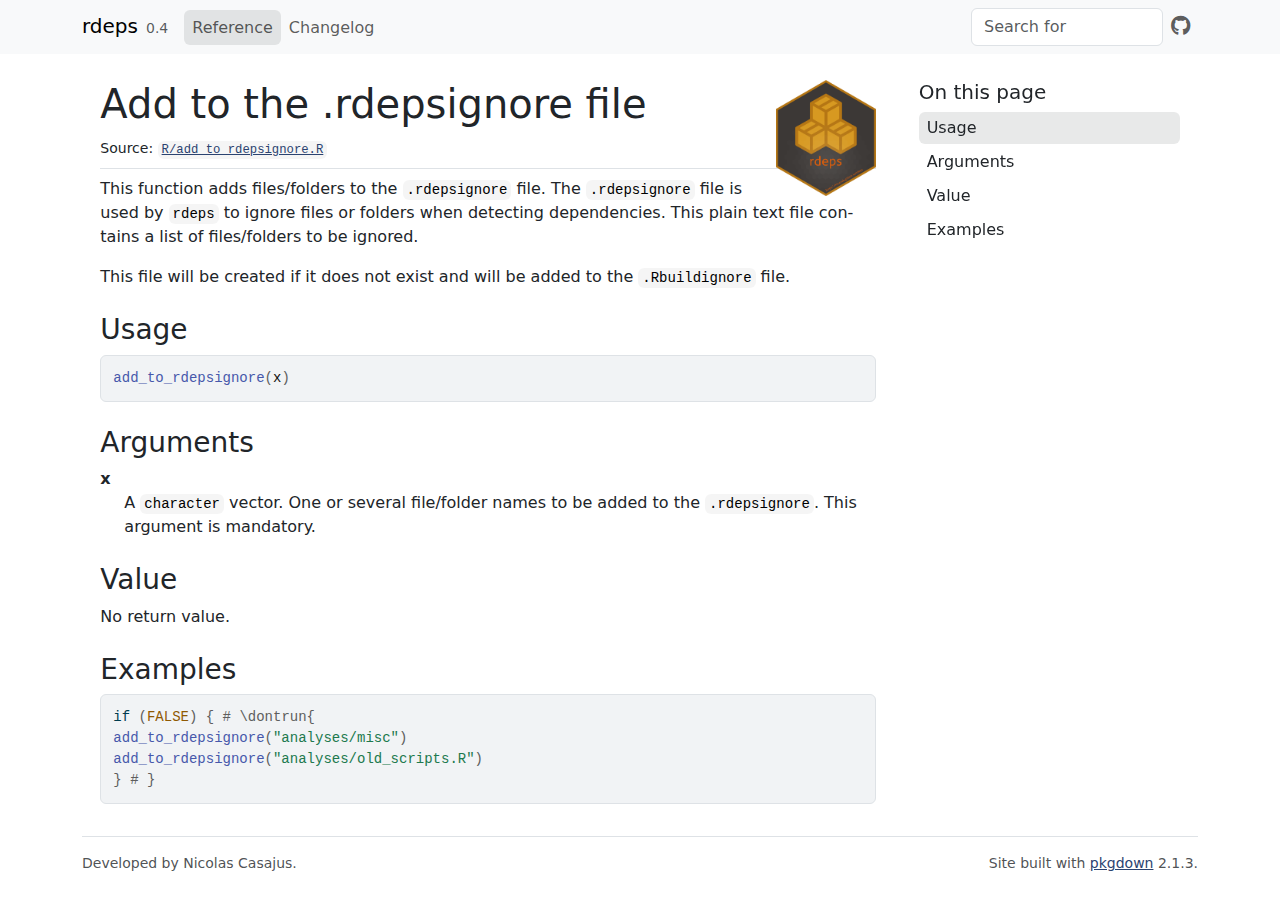
<file: reference/add_to_rdepsignore.html>
<!DOCTYPE html>
<!-- Generated by pkgdown: do not edit by hand --><html lang="en"><head><meta http-equiv="Content-Type" content="text/html; charset=UTF-8"><meta charset="utf-8"><meta http-equiv="X-UA-Compatible" content="IE=edge"><meta name="viewport" content="width=device-width, initial-scale=1, shrink-to-fit=no"><title>Add to the .rdepsignore file — add_to_rdepsignore • rdeps</title><script src="../deps/jquery-3.6.0/jquery-3.6.0.min.js"></script><meta name="viewport" content="width=device-width, initial-scale=1, shrink-to-fit=no"><link href="../deps/bootstrap-5.3.1/bootstrap.min.css" rel="stylesheet"><script src="../deps/bootstrap-5.3.1/bootstrap.bundle.min.js"></script><link href="../deps/font-awesome-6.5.2/css/all.min.css" rel="stylesheet"><link href="../deps/font-awesome-6.5.2/css/v4-shims.min.css" rel="stylesheet"><script src="../deps/headroom-0.11.0/headroom.min.js"></script><script src="../deps/headroom-0.11.0/jQuery.headroom.min.js"></script><script src="../deps/bootstrap-toc-1.0.1/bootstrap-toc.min.js"></script><script src="../deps/clipboard.js-2.0.11/clipboard.min.js"></script><script src="../deps/search-1.0.0/autocomplete.jquery.min.js"></script><script src="../deps/search-1.0.0/fuse.min.js"></script><script src="../deps/search-1.0.0/mark.min.js"></script><!-- pkgdown --><script src="../pkgdown.js"></script><meta property="og:title" content="Add to the .rdepsignore file — add_to_rdepsignore"><meta name="description" content="This function adds files/folders to the .rdepsignore file. The
.rdepsignore file is used by rdeps to ignore files or folders when
detecting dependencies. This plain text file contains a list of files/folders
to be ignored.
This file will be created if it does not exist and will be added to the
.Rbuildignore file."><meta property="og:description" content="This function adds files/folders to the .rdepsignore file. The
.rdepsignore file is used by rdeps to ignore files or folders when
detecting dependencies. This plain text file contains a list of files/folders
to be ignored.
This file will be created if it does not exist and will be added to the
.Rbuildignore file."><meta property="og:image" content="https://frbcesab.github.io/rdeps/logo.png"></head><body>
    <a href="#main" class="visually-hidden-focusable">Skip to contents</a>


    <nav class="navbar navbar-expand-lg fixed-top bg-light" data-bs-theme="light" aria-label="Site navigation"><div class="container">

    <a class="navbar-brand me-2" href="../index.html">rdeps</a>

    <small class="nav-text text-muted me-auto" data-bs-toggle="tooltip" data-bs-placement="bottom" title="">0.4</small>


    <button class="navbar-toggler" type="button" data-bs-toggle="collapse" data-bs-target="#navbar" aria-controls="navbar" aria-expanded="false" aria-label="Toggle navigation">
      <span class="navbar-toggler-icon"></span>
    </button>

    <div id="navbar" class="collapse navbar-collapse ms-3">
      <ul class="navbar-nav me-auto"><li class="active nav-item"><a class="nav-link" href="../reference/index.html">Reference</a></li>
<li class="nav-item"><a class="nav-link" href="../news/index.html">Changelog</a></li>
      </ul><ul class="navbar-nav"><li class="nav-item"><form class="form-inline" role="search">
 <input class="form-control" type="search" name="search-input" id="search-input" autocomplete="off" aria-label="Search site" placeholder="Search for" data-search-index="../search.json"></form></li>
<li class="nav-item"><a class="external-link nav-link" href="https://github.com/frbcesab/rdeps/" aria-label="GitHub"><span class="fa fab fa-github fa-lg"></span></a></li>
      </ul></div>


  </div>
</nav><div class="container template-reference-topic">
<div class="row">
  <main id="main" class="col-md-9"><div class="page-header">
      <img src="../logo.png" class="logo" alt=""><h1>Add to the .rdepsignore file</h1>
      <small class="dont-index">Source: <a href="https://github.com/frbcesab/rdeps/blob/main/R/add_to_rdepsignore.R" class="external-link"><code>R/add_to_rdepsignore.R</code></a></small>
      <div class="d-none name"><code>add_to_rdepsignore.Rd</code></div>
    </div>

    <div class="ref-description section level2">
    <p>This function adds files/folders to the <code>.rdepsignore</code> file. The
<code>.rdepsignore</code> file is used by <code>rdeps</code> to ignore files or folders when
detecting dependencies. This plain text file contains a list of files/folders
to be ignored.</p>
<p>This file will be created if it does not exist and will be added to the
<code>.Rbuildignore</code> file.</p>
    </div>

    <div class="section level2">
    <h2 id="ref-usage">Usage<a class="anchor" aria-label="anchor" href="#ref-usage"></a></h2>
    <div class="sourceCode"><pre class="sourceCode r"><code><span><span class="fu">add_to_rdepsignore</span><span class="op">(</span><span class="va">x</span><span class="op">)</span></span></code></pre></div>
    </div>

    <div class="section level2">
    <h2 id="arguments">Arguments<a class="anchor" aria-label="anchor" href="#arguments"></a></h2>


<dl><dt id="arg-x">x<a class="anchor" aria-label="anchor" href="#arg-x"></a></dt>
<dd><p>A <code>character</code> vector. One or several file/folder names to be added
to the <code>.rdepsignore</code>. This argument is mandatory.</p></dd>

</dl></div>
    <div class="section level2">
    <h2 id="value">Value<a class="anchor" aria-label="anchor" href="#value"></a></h2>
    <p>No return value.</p>
    </div>

    <div class="section level2">
    <h2 id="ref-examples">Examples<a class="anchor" aria-label="anchor" href="#ref-examples"></a></h2>
    <div class="sourceCode"><pre class="sourceCode r"><code><span class="r-in"><span><span class="kw">if</span> <span class="op">(</span><span class="cn">FALSE</span><span class="op">)</span> <span class="op">{</span> <span class="co"># \dontrun{</span></span></span>
<span class="r-in"><span><span class="fu">add_to_rdepsignore</span><span class="op">(</span><span class="st">"analyses/misc"</span><span class="op">)</span></span></span>
<span class="r-in"><span><span class="fu">add_to_rdepsignore</span><span class="op">(</span><span class="st">"analyses/old_scripts.R"</span><span class="op">)</span></span></span>
<span class="r-in"><span><span class="op">}</span> <span class="co"># }</span></span></span>
</code></pre></div>
    </div>
  </main><aside class="col-md-3"><nav id="toc" aria-label="Table of contents"><h2>On this page</h2>
    </nav></aside></div>


    <footer><div class="pkgdown-footer-left">
  <p>Developed by Nicolas Casajus.</p>
</div>

<div class="pkgdown-footer-right">
  <p>Site built with <a href="https://pkgdown.r-lib.org/" class="external-link">pkgdown</a> 2.1.3.</p>
</div>

    </footer></div>





  </body></html>
</file>
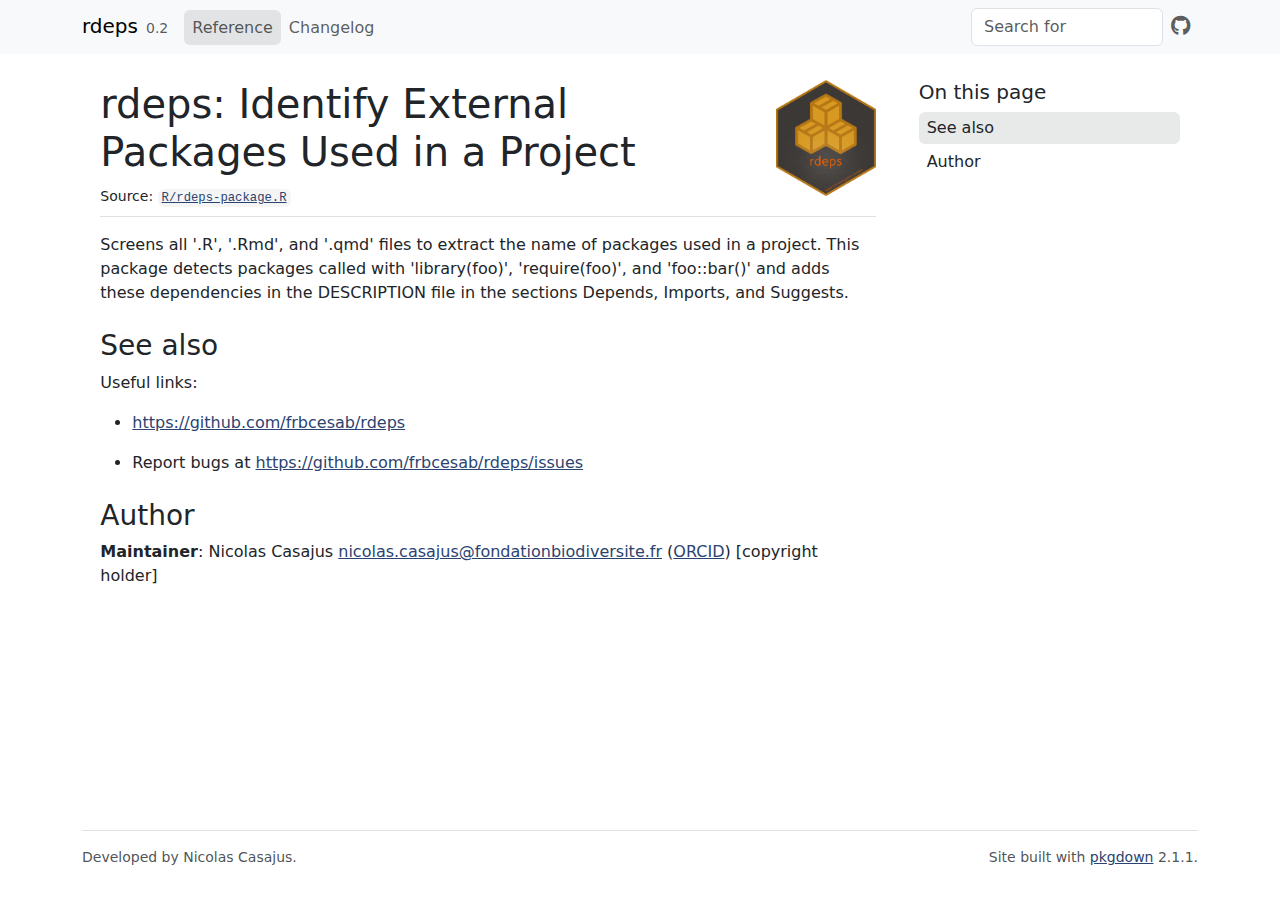
<file: reference/rdeps-package.html>
<!DOCTYPE html>
<!-- Generated by pkgdown: do not edit by hand --><html lang="en"><head><meta http-equiv="Content-Type" content="text/html; charset=UTF-8"><meta charset="utf-8"><meta http-equiv="X-UA-Compatible" content="IE=edge"><meta name="viewport" content="width=device-width, initial-scale=1, shrink-to-fit=no"><title>rdeps: Identify External Packages Used in a Project — rdeps-package • rdeps</title><script src="../deps/jquery-3.6.0/jquery-3.6.0.min.js"></script><meta name="viewport" content="width=device-width, initial-scale=1, shrink-to-fit=no"><link href="../deps/bootstrap-5.3.1/bootstrap.min.css" rel="stylesheet"><script src="../deps/bootstrap-5.3.1/bootstrap.bundle.min.js"></script><link href="../deps/font-awesome-6.5.2/css/all.min.css" rel="stylesheet"><link href="../deps/font-awesome-6.5.2/css/v4-shims.min.css" rel="stylesheet"><script src="../deps/headroom-0.11.0/headroom.min.js"></script><script src="../deps/headroom-0.11.0/jQuery.headroom.min.js"></script><script src="../deps/bootstrap-toc-1.0.1/bootstrap-toc.min.js"></script><script src="../deps/clipboard.js-2.0.11/clipboard.min.js"></script><script src="../deps/search-1.0.0/autocomplete.jquery.min.js"></script><script src="../deps/search-1.0.0/fuse.min.js"></script><script src="../deps/search-1.0.0/mark.min.js"></script><!-- pkgdown --><script src="../pkgdown.js"></script><meta property="og:title" content="rdeps: Identify External Packages Used in a Project — rdeps-package"><meta name="description" content="
Screens all '.R', '.Rmd', and '.qmd' files to extract the name of packages used in a project. This package detects packages called with 'library(foo)', 'require(foo)', and 'foo::bar()' and adds these dependencies in the DESCRIPTION file in the sections Depends, Imports, and Suggests."><meta property="og:description" content="
Screens all '.R', '.Rmd', and '.qmd' files to extract the name of packages used in a project. This package detects packages called with 'library(foo)', 'require(foo)', and 'foo::bar()' and adds these dependencies in the DESCRIPTION file in the sections Depends, Imports, and Suggests."><meta property="og:image" content="https://frbcesab.github.io/rdeps/logo.png"></head><body>
    <a href="#main" class="visually-hidden-focusable">Skip to contents</a>


    <nav class="navbar navbar-expand-lg fixed-top bg-light" data-bs-theme="light" aria-label="Site navigation"><div class="container">

    <a class="navbar-brand me-2" href="../index.html">rdeps</a>

    <small class="nav-text text-muted me-auto" data-bs-toggle="tooltip" data-bs-placement="bottom" title="">0.2</small>


    <button class="navbar-toggler" type="button" data-bs-toggle="collapse" data-bs-target="#navbar" aria-controls="navbar" aria-expanded="false" aria-label="Toggle navigation">
      <span class="navbar-toggler-icon"></span>
    </button>

    <div id="navbar" class="collapse navbar-collapse ms-3">
      <ul class="navbar-nav me-auto"><li class="active nav-item"><a class="nav-link" href="../reference/index.html">Reference</a></li>
<li class="nav-item"><a class="nav-link" href="../news/index.html">Changelog</a></li>
      </ul><ul class="navbar-nav"><li class="nav-item"><form class="form-inline" role="search">
 <input class="form-control" type="search" name="search-input" id="search-input" autocomplete="off" aria-label="Search site" placeholder="Search for" data-search-index="../search.json"></form></li>
<li class="nav-item"><a class="external-link nav-link" href="https://github.com/frbcesab/rdeps/" aria-label="GitHub"><span class="fa fab fa-github fa-lg"></span></a></li>
      </ul></div>


  </div>
</nav><div class="container template-reference-topic">
<div class="row">
  <main id="main" class="col-md-9"><div class="page-header">
      <img src="../logo.png" class="logo" alt=""><h1>rdeps: Identify External Packages Used in a Project</h1>
      <small class="dont-index">Source: <a href="https://github.com/frbcesab/rdeps/blob/main/R/rdeps-package.R" class="external-link"><code>R/rdeps-package.R</code></a></small>
      <div class="d-none name"><code>rdeps-package.Rd</code></div>
    </div>

    <div class="ref-description section level2">
    <p></p>
<p>Screens all '.R', '.Rmd', and '.qmd' files to extract the name of packages used in a project. This package detects packages called with 'library(foo)', 'require(foo)', and 'foo::bar()' and adds these dependencies in the DESCRIPTION file in the sections Depends, Imports, and Suggests.</p>
    </div>


    <div class="section level2">
    <h2 id="see-also">See also<a class="anchor" aria-label="anchor" href="#see-also"></a></h2>
    <div class="dont-index"><p>Useful links:</p><ul><li><p><a href="https://github.com/frbcesab/rdeps" class="external-link">https://github.com/frbcesab/rdeps</a></p></li>
<li><p>Report bugs at <a href="https://github.com/frbcesab/rdeps/issues" class="external-link">https://github.com/frbcesab/rdeps/issues</a></p></li>
</ul></div>
    </div>
    <div class="section level2">
    <h2 id="author">Author<a class="anchor" aria-label="anchor" href="#author"></a></h2>
    <p><strong>Maintainer</strong>: Nicolas Casajus <a href="mailto:nicolas.casajus@fondationbiodiversite.fr">nicolas.casajus@fondationbiodiversite.fr</a> (<a href="https://orcid.org/0000-0002-5537-5294" class="external-link">ORCID</a>) [copyright holder]</p>
    </div>

  </main><aside class="col-md-3"><nav id="toc" aria-label="Table of contents"><h2>On this page</h2>
    </nav></aside></div>


    <footer><div class="pkgdown-footer-left">
  <p>Developed by Nicolas Casajus.</p>
</div>

<div class="pkgdown-footer-right">
  <p>Site built with <a href="https://pkgdown.r-lib.org/" class="external-link">pkgdown</a> 2.1.1.</p>
</div>

    </footer></div>





  </body></html>
</file>
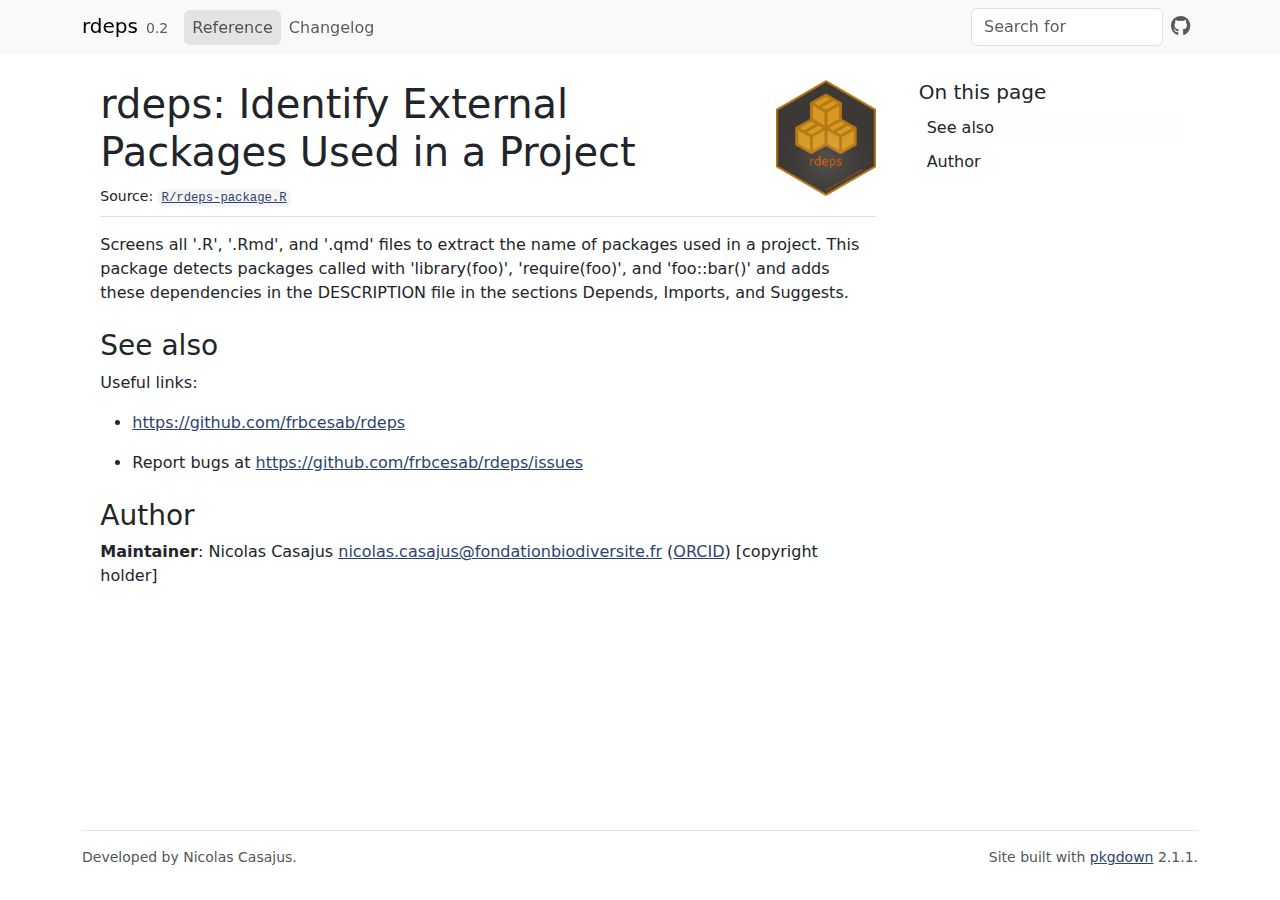
<file: reference/rdeps.html>
<html>
  <head>
    <meta http-equiv="refresh" content="0;URL=https://frbcesab.github.io/rdeps/reference/rdeps-package.html" />
    <meta name="robots" content="noindex">
    <link rel="canonical" href="https://frbcesab.github.io/rdeps/reference/rdeps-package.html">
  </head>
</html>
</file>
<file: deps/font-awesome-6.5.2/css/v4-shims.min.css>
/*!
 * Font Awesome Free 6.5.2 by @fontawesome - https://fontawesome.com
 * License - https://fontawesome.com/license/free (Icons: CC BY 4.0, Fonts: SIL OFL 1.1, Code: MIT License)
 * Copyright 2024 Fonticons, Inc.
 */
.fa.fa-glass:before{content:"\f000"}.fa.fa-envelope-o{font-family:"Font Awesome 6 Free";font-weight:400}.fa.fa-envelope-o:before{content:"\f0e0"}.fa.fa-star-o{font-family:"Font Awesome 6 Free";font-weight:400}.fa.fa-star-o:before{content:"\f005"}.fa.fa-close:before,.fa.fa-remove:before{content:"\f00d"}.fa.fa-gear:before{content:"\f013"}.fa.fa-trash-o{font-family:"Font Awesome 6 Free";font-weight:400}.fa.fa-trash-o:before{content:"\f2ed"}.fa.fa-home:before{content:"\f015"}.fa.fa-file-o{font-family:"Font Awesome 6 Free";font-weight:400}.fa.fa-file-o:before{content:"\f15b"}.fa.fa-clock-o{font-family:"Font Awesome 6 Free";font-weight:400}.fa.fa-clock-o:before{content:"\f017"}.fa.fa-arrow-circle-o-down{font-family:"Font Awesome 6 Free";font-weight:400}.fa.fa-arrow-circle-o-down:before{content:"\f358"}.fa.fa-arrow-circle-o-up{font-family:"Font Awesome 6 Free";font-weight:400}.fa.fa-arrow-circle-o-up:before{content:"\f35b"}.fa.fa-play-circle-o{font-family:"Font Awesome 6 Free";font-weight:400}.fa.fa-play-circle-o:before{content:"\f144"}.fa.fa-repeat:before,.fa.fa-rotate-right:before{content:"\f01e"}.fa.fa-refresh:before{content:"\f021"}.fa.fa-list-alt{font-family:"Font Awesome 6 Free";font-weight:400}.fa.fa-list-alt:before{content:"\f022"}.fa.fa-dedent:before{content:"\f03b"}.fa.fa-video-camera:before{content:"\f03d"}.fa.fa-picture-o{font-family:"Font Awesome 6 Free";font-weight:400}.fa.fa-picture-o:before{content:"\f03e"}.fa.fa-photo{font-family:"Font Awesome 6 Free";font-weight:400}.fa.fa-photo:before{content:"\f03e"}.fa.fa-image{font-family:"Font Awesome 6 Free";font-weight:400}.fa.fa-image:before{content:"\f03e"}.fa.fa-map-marker:before{content:"\f3c5"}.fa.fa-pencil-square-o{font-family:"Font Awesome 6 Free";font-weight:400}.fa.fa-pencil-square-o:before{content:"\f044"}.fa.fa-edit{font-family:"Font Awesome 6 Free";font-weight:400}.fa.fa-edit:before{content:"\f044"}.fa.fa-share-square-o:before{content:"\f14d"}.fa.fa-check-square-o{font-family:"Font Awesome 6 Free";font-weight:400}.fa.fa-check-square-o:before{content:"\f14a"}.fa.fa-arrows:before{content:"\f0b2"}.fa.fa-times-circle-o{font-family:"Font Awesome 6 Free";font-weight:400}.fa.fa-times-circle-o:before{content:"\f057"}.fa.fa-check-circle-o{font-family:"Font Awesome 6 Free";font-weight:400}.fa.fa-check-circle-o:before{content:"\f058"}.fa.fa-mail-forward:before{content:"\f064"}.fa.fa-expand:before{content:"\f424"}.fa.fa-compress:before{content:"\f422"}.fa.fa-eye,.fa.fa-eye-slash{font-family:"Font Awesome 6 Free";font-weight:400}.fa.fa-warning:before{content:"\f071"}.fa.fa-calendar:before{content:"\f073"}.fa.fa-arrows-v:before{content:"\f338"}.fa.fa-arrows-h:before{content:"\f337"}.fa.fa-bar-chart-o:before,.fa.fa-bar-chart:before{content:"\e0e3"}.fa.fa-twitter-square{font-family:"Font Awesome 6 Brands";font-weight:400}.fa.fa-twitter-square:before{content:"\f081"}.fa.fa-facebook-square{font-family:"Font Awesome 6 Brands";font-weight:400}.fa.fa-facebook-square:before{content:"\f082"}.fa.fa-gears:before{content:"\f085"}.fa.fa-thumbs-o-up{font-family:"Font Awesome 6 Free";font-weight:400}.fa.fa-thumbs-o-up:before{content:"\f164"}.fa.fa-thumbs-o-down{font-family:"Font Awesome 6 Free";font-weight:400}.fa.fa-thumbs-o-down:before{content:"\f165"}.fa.fa-heart-o{font-family:"Font Awesome 6 Free";font-weight:400}.fa.fa-heart-o:before{content:"\f004"}.fa.fa-sign-out:before{content:"\f2f5"}.fa.fa-linkedin-square{font-family:"Font Awesome 6 Brands";font-weight:400}.fa.fa-linkedin-square:before{content:"\f08c"}.fa.fa-thumb-tack:before{content:"\f08d"}.fa.fa-external-link:before{content:"\f35d"}.fa.fa-sign-in:before{content:"\f2f6"}.fa.fa-github-square{font-family:"Font Awesome 6 Brands";font-weight:400}.fa.fa-github-square:before{content:"\f092"}.fa.fa-lemon-o{font-family:"Font Awesome 6 Free";font-weight:400}.fa.fa-lemon-o:before{content:"\f094"}.fa.fa-square-o{font-family:"Font Awesome 6 Free";font-weight:400}.fa.fa-square-o:before{content:"\f0c8"}.fa.fa-bookmark-o{font-family:"Font Awesome 6 Free";font-weight:400}.fa.fa-bookmark-o:before{content:"\f02e"}.fa.fa-facebook,.fa.fa-twitter{font-family:"Font Awesome 6 Brands";font-weight:400}.fa.fa-facebook:before{content:"\f39e"}.fa.fa-facebook-f{font-family:"Font Awesome 6 Brands";font-weight:400}.fa.fa-facebook-f:before{content:"\f39e"}.fa.fa-github{font-family:"Font Awesome 6 Brands";font-weight:400}.fa.fa-credit-card{font-family:"Font Awesome 6 Free";font-weight:400}.fa.fa-feed:before{content:"\f09e"}.fa.fa-hdd-o{font-family:"Font Awesome 6 Free";font-weight:400}.fa.fa-hdd-o:before{content:"\f0a0"}.fa.fa-hand-o-right{font-family:"Font Awesome 6 Free";font-weight:400}.fa.fa-hand-o-right:before{content:"\f0a4"}.fa.fa-hand-o-left{font-family:"Font Awesome 6 Free";font-weight:400}.fa.fa-hand-o-left:before{content:"\f0a5"}.fa.fa-hand-o-up{font-family:"Font Awesome 6 Free";font-weight:400}.fa.fa-hand-o-up:before{content:"\f0a6"}.fa.fa-hand-o-down{font-family:"Font Awesome 6 Free";font-weight:400}.fa.fa-hand-o-down:before{content:"\f0a7"}.fa.fa-globe:before{content:"\f57d"}.fa.fa-tasks:before{content:"\f828"}.fa.fa-arrows-alt:before{content:"\f31e"}.fa.fa-group:before{content:"\f0c0"}.fa.fa-chain:before{content:"\f0c1"}.fa.fa-cut:before{content:"\f0c4"}.fa.fa-files-o{font-family:"Font Awesome 6 Free";font-weight:400}.fa.fa-files-o:before{content:"\f0c5"}.fa.fa-floppy-o{font-family:"Font Awesome 6 Free";font-weight:400}.fa.fa-floppy-o:before{content:"\f0c7"}.fa.fa-save{font-family:"Font Awesome 6 Free";font-weight:400}.fa.fa-save:before{content:"\f0c7"}.fa.fa-navicon:before,.fa.fa-reorder:before{content:"\f0c9"}.fa.fa-magic:before{content:"\e2ca"}.fa.fa-pinterest,.fa.fa-pinterest-square{font-family:"Font Awesome 6 Brands";font-weight:400}.fa.fa-pinterest-square:before{content:"\f0d3"}.fa.fa-google-plus-square{font-family:"Font Awesome 6 Brands";font-weight:400}.fa.fa-google-plus-square:before{content:"\f0d4"}.fa.fa-google-plus{font-family:"Font Awesome 6 Brands";font-weight:400}.fa.fa-google-plus:before{content:"\f0d5"}.fa.fa-money:before{content:"\f3d1"}.fa.fa-unsorted:before{content:"\f0dc"}.fa.fa-sort-desc:before{content:"\f0dd"}.fa.fa-sort-asc:before{content:"\f0de"}.fa.fa-linkedin{font-family:"Font Awesome 6 Brands";font-weight:400}.fa.fa-linkedin:before{content:"\f0e1"}.fa.fa-rotate-left:before{content:"\f0e2"}.fa.fa-legal:before{content:"\f0e3"}.fa.fa-dashboard:before,.fa.fa-tachometer:before{content:"\f625"}.fa.fa-comment-o{font-family:"Font Awesome 6 Free";font-weight:400}.fa.fa-comment-o:before{content:"\f075"}.fa.fa-comments-o{font-family:"Font Awesome 6 Free";font-weight:400}.fa.fa-comments-o:before{content:"\f086"}.fa.fa-flash:before{content:"\f0e7"}.fa.fa-clipboard:before{content:"\f0ea"}.fa.fa-lightbulb-o{font-family:"Font Awesome 6 Free";font-weight:400}.fa.fa-lightbulb-o:before{content:"\f0eb"}.fa.fa-exchange:before{content:"\f362"}.fa.fa-cloud-download:before{content:"\f0ed"}.fa.fa-cloud-upload:before{content:"\f0ee"}.fa.fa-bell-o{font-family:"Font Awesome 6 Free";font-weight:400}.fa.fa-bell-o:before{content:"\f0f3"}.fa.fa-cutlery:before{content:"\f2e7"}.fa.fa-file-text-o{font-family:"Font Awesome 6 Free";font-weight:400}.fa.fa-file-text-o:before{content:"\f15c"}.fa.fa-building-o{font-family:"Font Awesome 6 Free";font-weight:400}.fa.fa-building-o:before{content:"\f1ad"}.fa.fa-hospital-o{font-family:"Font Awesome 6 Free";font-weight:400}.fa.fa-hospital-o:before{content:"\f0f8"}.fa.fa-tablet:before{content:"\f3fa"}.fa.fa-mobile-phone:before,.fa.fa-mobile:before{content:"\f3cd"}.fa.fa-circle-o{font-family:"Font Awesome 6 Free";font-weight:400}.fa.fa-circle-o:before{content:"\f111"}.fa.fa-mail-reply:before{content:"\f3e5"}.fa.fa-github-alt{font-family:"Font Awesome 6 Brands";font-weight:400}.fa.fa-folder-o{font-family:"Font Awesome 6 Free";font-weight:400}.fa.fa-folder-o:before{content:"\f07b"}.fa.fa-folder-open-o{font-family:"Font Awesome 6 Free";font-weight:400}.fa.fa-folder-open-o:before{content:"\f07c"}.fa.fa-smile-o{font-family:"Font Awesome 6 Free";font-weight:400}.fa.fa-smile-o:before{content:"\f118"}.fa.fa-frown-o{font-family:"Font Awesome 6 Free";font-weight:400}.fa.fa-frown-o:before{content:"\f119"}.fa.fa-meh-o{font-family:"Font Awesome 6 Free";font-weight:400}.fa.fa-meh-o:before{content:"\f11a"}.fa.fa-keyboard-o{font-family:"Font Awesome 6 Free";font-weight:400}.fa.fa-keyboard-o:before{content:"\f11c"}.fa.fa-flag-o{font-family:"Font Awesome 6 Free";font-weight:400}.fa.fa-flag-o:before{content:"\f024"}.fa.fa-mail-reply-all:before{content:"\f122"}.fa.fa-star-half-o{font-family:"Font Awesome 6 Free";font-weight:400}.fa.fa-star-half-o:before{content:"\f5c0"}.fa.fa-star-half-empty{font-family:"Font Awesome 6 Free";font-weight:400}.fa.fa-star-half-empty:before{content:"\f5c0"}.fa.fa-star-half-full{font-family:"Font Awesome 6 Free";font-weight:400}.fa.fa-star-half-full:before{content:"\f5c0"}.fa.fa-code-fork:before{content:"\f126"}.fa.fa-chain-broken:before,.fa.fa-unlink:before{content:"\f127"}.fa.fa-calendar-o{font-family:"Font Awesome 6 Free";font-weight:400}.fa.fa-calendar-o:before{content:"\f133"}.fa.fa-css3,.fa.fa-html5,.fa.fa-maxcdn{font-family:"Font Awesome 6 Brands";font-weight:400}.fa.fa-unlock-alt:before{content:"\f09c"}.fa.fa-minus-square-o{font-family:"Font Awesome 6 Free";font-weight:400}.fa.fa-minus-square-o:before{content:"\f146"}.fa.fa-level-up:before{content:"\f3bf"}.fa.fa-level-down:before{content:"\f3be"}.fa.fa-pencil-square:before{content:"\f14b"}.fa.fa-external-link-square:before{content:"\f360"}.fa.fa-compass{font-family:"Font Awesome 6 Free";font-weight:400}.fa.fa-caret-square-o-down{font-family:"Font Awesome 6 Free";font-weight:400}.fa.fa-caret-square-o-down:before{content:"\f150"}.fa.fa-toggle-down{font-family:"Font Awesome 6 Free";font-weight:400}.fa.fa-toggle-down:before{content:"\f150"}.fa.fa-caret-square-o-up{font-family:"Font Awesome 6 Free";font-weight:400}.fa.fa-caret-square-o-up:before{content:"\f151"}.fa.fa-toggle-up{font-family:"Font Awesome 6 Free";font-weight:400}.fa.fa-toggle-up:before{content:"\f151"}.fa.fa-caret-square-o-right{font-family:"Font Awesome 6 Free";font-weight:400}.fa.fa-caret-square-o-right:before{content:"\f152"}.fa.fa-toggle-right{font-family:"Font Awesome 6 Free";font-weight:400}.fa.fa-toggle-right:before{content:"\f152"}.fa.fa-eur:before,.fa.fa-euro:before{content:"\f153"}.fa.fa-gbp:before{content:"\f154"}.fa.fa-dollar:before,.fa.fa-usd:before{content:"\24"}.fa.fa-inr:before,.fa.fa-rupee:before{content:"\e1bc"}.fa.fa-cny:before,.fa.fa-jpy:before,.fa.fa-rmb:before,.fa.fa-yen:before{content:"\f157"}.fa.fa-rouble:before,.fa.fa-rub:before,.fa.fa-ruble:before{content:"\f158"}.fa.fa-krw:before,.fa.fa-won:before{content:"\f159"}.fa.fa-bitcoin,.fa.fa-btc{font-family:"Font Awesome 6 Brands";font-weight:400}.fa.fa-bitcoin:before{content:"\f15a"}.fa.fa-file-text:before{content:"\f15c"}.fa.fa-sort-alpha-asc:before{content:"\f15d"}.fa.fa-sort-alpha-desc:before{content:"\f881"}.fa.fa-sort-amount-asc:before{content:"\f884"}.fa.fa-sort-amount-desc:before{content:"\f160"}.fa.fa-sort-numeric-asc:before{content:"\f162"}.fa.fa-sort-numeric-desc:before{content:"\f886"}.fa.fa-youtube-square{font-family:"Font Awesome 6 Brands";font-weight:400}.fa.fa-youtube-square:before{content:"\f431"}.fa.fa-xing,.fa.fa-xing-square,.fa.fa-youtube{font-family:"Font Awesome 6 Brands";font-weight:400}.fa.fa-xing-square:before{content:"\f169"}.fa.fa-youtube-play{font-family:"Font Awesome 6 Brands";font-weight:400}.fa.fa-youtube-play:before{content:"\f167"}.fa.fa-adn,.fa.fa-bitbucket,.fa.fa-bitbucket-square,.fa.fa-dropbox,.fa.fa-flickr,.fa.fa-instagram,.fa.fa-stack-overflow{font-family:"Font Awesome 6 Brands";font-weight:400}.fa.fa-bitbucket-square:before{content:"\f171"}.fa.fa-tumblr,.fa.fa-tumblr-square{font-family:"Font Awesome 6 Brands";font-weight:400}.fa.fa-tumblr-square:before{content:"\f174"}.fa.fa-long-arrow-down:before{content:"\f309"}.fa.fa-long-arrow-up:before{content:"\f30c"}.fa.fa-long-arrow-left:before{content:"\f30a"}.fa.fa-long-arrow-right:before{content:"\f30b"}.fa.fa-android,.fa.fa-apple,.fa.fa-dribbble,.fa.fa-foursquare,.fa.fa-gittip,.fa.fa-gratipay,.fa.fa-linux,.fa.fa-skype,.fa.fa-trello,.fa.fa-windows{font-family:"Font Awesome 6 Brands";font-weight:400}.fa.fa-gittip:before{content:"\f184"}.fa.fa-sun-o{font-family:"Font Awesome 6 Free";font-weight:400}.fa.fa-sun-o:before{content:"\f185"}.fa.fa-moon-o{font-family:"Font Awesome 6 Free";font-weight:400}.fa.fa-moon-o:before{content:"\f186"}.fa.fa-pagelines,.fa.fa-renren,.fa.fa-stack-exchange,.fa.fa-vk,.fa.fa-weibo{font-family:"Font Awesome 6 Brands";font-weight:400}.fa.fa-arrow-circle-o-right{font-family:"Font Awesome 6 Free";font-weight:400}.fa.fa-arrow-circle-o-right:before{content:"\f35a"}.fa.fa-arrow-circle-o-left{font-family:"Font Awesome 6 Free";font-weight:400}.fa.fa-arrow-circle-o-left:before{content:"\f359"}.fa.fa-caret-square-o-left{font-family:"Font Awesome 6 Free";font-weight:400}.fa.fa-caret-square-o-left:before{content:"\f191"}.fa.fa-toggle-left{font-family:"Font Awesome 6 Free";font-weight:400}.fa.fa-toggle-left:before{content:"\f191"}.fa.fa-dot-circle-o{font-family:"Font Awesome 6 Free";font-weight:400}.fa.fa-dot-circle-o:before{content:"\f192"}.fa.fa-vimeo-square{font-family:"Font Awesome 6 Brands";font-weight:400}.fa.fa-vimeo-square:before{content:"\f194"}.fa.fa-try:before,.fa.fa-turkish-lira:before{content:"\e2bb"}.fa.fa-plus-square-o{font-family:"Font Awesome 6 Free";font-weight:400}.fa.fa-plus-square-o:before{content:"\f0fe"}.fa.fa-openid,.fa.fa-slack,.fa.fa-wordpress{font-family:"Font Awesome 6 Brands";font-weight:400}.fa.fa-bank:before,.fa.fa-institution:before{content:"\f19c"}.fa.fa-mortar-board:before{content:"\f19d"}.fa.fa-google,.fa.fa-reddit,.fa.fa-reddit-square,.fa.fa-yahoo{font-family:"Font Awesome 6 Brands";font-weight:400}.fa.fa-reddit-square:before{content:"\f1a2"}.fa.fa-behance,.fa.fa-behance-square,.fa.fa-delicious,.fa.fa-digg,.fa.fa-drupal,.fa.fa-joomla,.fa.fa-pied-piper-alt,.fa.fa-pied-piper-pp,.fa.fa-stumbleupon,.fa.fa-stumbleupon-circle{font-family:"Font Awesome 6 Brands";font-weight:400}.fa.fa-behance-square:before{content:"\f1b5"}.fa.fa-steam,.fa.fa-steam-square{font-family:"Font Awesome 6 Brands";font-weight:400}.fa.fa-steam-square:before{content:"\f1b7"}.fa.fa-automobile:before{content:"\f1b9"}.fa.fa-cab:before{content:"\f1ba"}.fa.fa-deviantart,.fa.fa-soundcloud,.fa.fa-spotify{font-family:"Font Awesome 6 Brands";font-weight:400}.fa.fa-file-pdf-o{font-family:"Font Awesome 6 Free";font-weight:400}.fa.fa-file-pdf-o:before{content:"\f1c1"}.fa.fa-file-word-o{font-family:"Font Awesome 6 Free";font-weight:400}.fa.fa-file-word-o:before{content:"\f1c2"}.fa.fa-file-excel-o{font-family:"Font Awesome 6 Free";font-weight:400}.fa.fa-file-excel-o:before{content:"\f1c3"}.fa.fa-file-powerpoint-o{font-family:"Font Awesome 6 Free";font-weight:400}.fa.fa-file-powerpoint-o:before{content:"\f1c4"}.fa.fa-file-image-o{font-family:"Font Awesome 6 Free";font-weight:400}.fa.fa-file-image-o:before{content:"\f1c5"}.fa.fa-file-photo-o{font-family:"Font Awesome 6 Free";font-weight:400}.fa.fa-file-photo-o:before{content:"\f1c5"}.fa.fa-file-picture-o{font-family:"Font Awesome 6 Free";font-weight:400}.fa.fa-file-picture-o:before{content:"\f1c5"}.fa.fa-file-archive-o{font-family:"Font Awesome 6 Free";font-weight:400}.fa.fa-file-archive-o:before{content:"\f1c6"}.fa.fa-file-zip-o{font-family:"Font Awesome 6 Free";font-weight:400}.fa.fa-file-zip-o:before{content:"\f1c6"}.fa.fa-file-audio-o{font-family:"Font Awesome 6 Free";font-weight:400}.fa.fa-file-audio-o:before{content:"\f1c7"}.fa.fa-file-sound-o{font-family:"Font Awesome 6 Free";font-weight:400}.fa.fa-file-sound-o:before{content:"\f1c7"}.fa.fa-file-video-o{font-family:"Font Awesome 6 Free";font-weight:400}.fa.fa-file-video-o:before{content:"\f1c8"}.fa.fa-file-movie-o{font-family:"Font Awesome 6 Free";font-weight:400}.fa.fa-file-movie-o:before{content:"\f1c8"}.fa.fa-file-code-o{font-family:"Font Awesome 6 Free";font-weight:400}.fa.fa-file-code-o:before{content:"\f1c9"}.fa.fa-codepen,.fa.fa-jsfiddle,.fa.fa-vine{font-family:"Font Awesome 6 Brands";font-weight:400}.fa.fa-life-bouy:before,.fa.fa-life-buoy:before,.fa.fa-life-saver:before,.fa.fa-support:before{content:"\f1cd"}.fa.fa-circle-o-notch:before{content:"\f1ce"}.fa.fa-ra,.fa.fa-rebel{font-family:"Font Awesome 6 Brands";font-weight:400}.fa.fa-ra:before{content:"\f1d0"}.fa.fa-resistance{font-family:"Font Awesome 6 Brands";font-weight:400}.fa.fa-resistance:before{content:"\f1d0"}.fa.fa-empire,.fa.fa-ge{font-family:"Font Awesome 6 Brands";font-weight:400}.fa.fa-ge:before{content:"\f1d1"}.fa.fa-git-square{font-family:"Font Awesome 6 Brands";font-weight:400}.fa.fa-git-square:before{content:"\f1d2"}.fa.fa-git,.fa.fa-hacker-news,.fa.fa-y-combinator-square{font-family:"Font Awesome 6 Brands";font-weight:400}.fa.fa-y-combinator-square:before{content:"\f1d4"}.fa.fa-yc-square{font-family:"Font Awesome 6 Brands";font-weight:400}.fa.fa-yc-square:before{content:"\f1d4"}.fa.fa-qq,.fa.fa-tencent-weibo,.fa.fa-wechat,.fa.fa-weixin{font-family:"Font Awesome 6 Brands";font-weight:400}.fa.fa-wechat:before{content:"\f1d7"}.fa.fa-send:before{content:"\f1d8"}.fa.fa-paper-plane-o{font-family:"Font Awesome 6 Free";font-weight:400}.fa.fa-paper-plane-o:before{content:"\f1d8"}.fa.fa-send-o{font-family:"Font Awesome 6 Free";font-weight:400}.fa.fa-send-o:before{content:"\f1d8"}.fa.fa-circle-thin{font-family:"Font Awesome 6 Free";font-weight:400}.fa.fa-circle-thin:before{content:"\f111"}.fa.fa-header:before{content:"\f1dc"}.fa.fa-futbol-o{font-family:"Font Awesome 6 Free";font-weight:400}.fa.fa-futbol-o:before{content:"\f1e3"}.fa.fa-soccer-ball-o{font-family:"Font Awesome 6 Free";font-weight:400}.fa.fa-soccer-ball-o:before{content:"\f1e3"}.fa.fa-slideshare,.fa.fa-twitch,.fa.fa-yelp{font-family:"Font Awesome 6 Brands";font-weight:400}.fa.fa-newspaper-o{font-family:"Font Awesome 6 Free";font-weight:400}.fa.fa-newspaper-o:before{content:"\f1ea"}.fa.fa-cc-amex,.fa.fa-cc-discover,.fa.fa-cc-mastercard,.fa.fa-cc-paypal,.fa.fa-cc-stripe,.fa.fa-cc-visa,.fa.fa-google-wallet,.fa.fa-paypal{font-family:"Font Awesome 6 Brands";font-weight:400}.fa.fa-bell-slash-o{font-family:"Font Awesome 6 Free";font-weight:400}.fa.fa-bell-slash-o:before{content:"\f1f6"}.fa.fa-trash:before{content:"\f2ed"}.fa.fa-copyright{font-family:"Font Awesome 6 Free";font-weight:400}.fa.fa-eyedropper:before{content:"\f1fb"}.fa.fa-area-chart:before{content:"\f1fe"}.fa.fa-pie-chart:before{content:"\f200"}.fa.fa-line-chart:before{content:"\f201"}.fa.fa-lastfm,.fa.fa-lastfm-square{font-family:"Font Awesome 6 Brands";font-weight:400}.fa.fa-lastfm-square:before{content:"\f203"}.fa.fa-angellist,.fa.fa-ioxhost{font-family:"Font Awesome 6 Brands";font-weight:400}.fa.fa-cc{font-family:"Font Awesome 6 Free";font-weight:400}.fa.fa-cc:before{content:"\f20a"}.fa.fa-ils:before,.fa.fa-shekel:before,.fa.fa-sheqel:before{content:"\f20b"}.fa.fa-buysellads,.fa.fa-connectdevelop,.fa.fa-dashcube,.fa.fa-forumbee,.fa.fa-leanpub,.fa.fa-sellsy,.fa.fa-shirtsinbulk,.fa.fa-simplybuilt,.fa.fa-skyatlas{font-family:"Font Awesome 6 Brands";font-weight:400}.fa.fa-diamond{font-family:"Font Awesome 6 Free";font-weight:400}.fa.fa-diamond:before{content:"\f3a5"}.fa.fa-intersex:before,.fa.fa-transgender:before{content:"\f224"}.fa.fa-transgender-alt:before{content:"\f225"}.fa.fa-facebook-official{font-family:"Font Awesome 6 Brands";font-weight:400}.fa.fa-facebook-official:before{content:"\f09a"}.fa.fa-pinterest-p,.fa.fa-whatsapp{font-family:"Font Awesome 6 Brands";font-weight:400}.fa.fa-hotel:before{content:"\f236"}.fa.fa-medium,.fa.fa-viacoin,.fa.fa-y-combinator,.fa.fa-yc{font-family:"Font Awesome 6 Brands";font-weight:400}.fa.fa-yc:before{content:"\f23b"}.fa.fa-expeditedssl,.fa.fa-opencart,.fa.fa-optin-monster{font-family:"Font Awesome 6 Brands";font-weight:400}.fa.fa-battery-4:before,.fa.fa-battery:before{content:"\f240"}.fa.fa-battery-3:before{content:"\f241"}.fa.fa-battery-2:before{content:"\f242"}.fa.fa-battery-1:before{content:"\f243"}.fa.fa-battery-0:before{content:"\f244"}.fa.fa-object-group,.fa.fa-object-ungroup,.fa.fa-sticky-note-o{font-family:"Font Awesome 6 Free";font-weight:400}.fa.fa-sticky-note-o:before{content:"\f249"}.fa.fa-cc-diners-club,.fa.fa-cc-jcb{font-family:"Font Awesome 6 Brands";font-weight:400}.fa.fa-clone{font-family:"Font Awesome 6 Free";font-weight:400}.fa.fa-hourglass-o:before{content:"\f254"}.fa.fa-hourglass-1:before{content:"\f251"}.fa.fa-hourglass-2:before{content:"\f252"}.fa.fa-hourglass-3:before{content:"\f253"}.fa.fa-hand-rock-o{font-family:"Font Awesome 6 Free";font-weight:400}.fa.fa-hand-rock-o:before{content:"\f255"}.fa.fa-hand-grab-o{font-family:"Font Awesome 6 Free";font-weight:400}.fa.fa-hand-grab-o:before{content:"\f255"}.fa.fa-hand-paper-o{font-family:"Font Awesome 6 Free";font-weight:400}.fa.fa-hand-paper-o:before{content:"\f256"}.fa.fa-hand-stop-o{font-family:"Font Awesome 6 Free";font-weight:400}.fa.fa-hand-stop-o:before{content:"\f256"}.fa.fa-hand-scissors-o{font-family:"Font Awesome 6 Free";font-weight:400}.fa.fa-hand-scissors-o:before{content:"\f257"}.fa.fa-hand-lizard-o{font-family:"Font Awesome 6 Free";font-weight:400}.fa.fa-hand-lizard-o:before{content:"\f258"}.fa.fa-hand-spock-o{font-family:"Font Awesome 6 Free";font-weight:400}.fa.fa-hand-spock-o:before{content:"\f259"}.fa.fa-hand-pointer-o{font-family:"Font Awesome 6 Free";font-weight:400}.fa.fa-hand-pointer-o:before{content:"\f25a"}.fa.fa-hand-peace-o{font-family:"Font Awesome 6 Free";font-weight:400}.fa.fa-hand-peace-o:before{content:"\f25b"}.fa.fa-registered{font-family:"Font Awesome 6 Free";font-weight:400}.fa.fa-creative-commons,.fa.fa-gg,.fa.fa-gg-circle,.fa.fa-odnoklassniki,.fa.fa-odnoklassniki-square{font-family:"Font Awesome 6 Brands";font-weight:400}.fa.fa-odnoklassniki-square:before{content:"\f264"}.fa.fa-chrome,.fa.fa-firefox,.fa.fa-get-pocket,.fa.fa-internet-explorer,.fa.fa-opera,.fa.fa-safari,.fa.fa-wikipedia-w{font-family:"Font Awesome 6 Brands";font-weight:400}.fa.fa-television:before{content:"\f26c"}.fa.fa-500px,.fa.fa-amazon,.fa.fa-contao{font-family:"Font Awesome 6 Brands";font-weight:400}.fa.fa-calendar-plus-o{font-family:"Font Awesome 6 Free";font-weight:400}.fa.fa-calendar-plus-o:before{content:"\f271"}.fa.fa-calendar-minus-o{font-family:"Font Awesome 6 Free";font-weight:400}.fa.fa-calendar-minus-o:before{content:"\f272"}.fa.fa-calendar-times-o{font-family:"Font Awesome 6 Free";font-weight:400}.fa.fa-calendar-times-o:before{content:"\f273"}.fa.fa-calendar-check-o{font-family:"Font Awesome 6 Free";font-weight:400}.fa.fa-calendar-check-o:before{content:"\f274"}.fa.fa-map-o{font-family:"Font Awesome 6 Free";font-weight:400}.fa.fa-map-o:before{content:"\f279"}.fa.fa-commenting:before{content:"\f4ad"}.fa.fa-commenting-o{font-family:"Font Awesome 6 Free";font-weight:400}.fa.fa-commenting-o:before{content:"\f4ad"}.fa.fa-houzz,.fa.fa-vimeo{font-family:"Font Awesome 6 Brands";font-weight:400}.fa.fa-vimeo:before{content:"\f27d"}.fa.fa-black-tie,.fa.fa-edge,.fa.fa-fonticons,.fa.fa-reddit-alien{font-family:"Font Awesome 6 Brands";font-weight:400}.fa.fa-credit-card-alt:before{content:"\f09d"}.fa.fa-codiepie,.fa.fa-fort-awesome,.fa.fa-mixcloud,.fa.fa-modx,.fa.fa-product-hunt,.fa.fa-scribd,.fa.fa-usb{font-family:"Font Awesome 6 Brands";font-weight:400}.fa.fa-pause-circle-o{font-family:"Font Awesome 6 Free";font-weight:400}.fa.fa-pause-circle-o:before{content:"\f28b"}.fa.fa-stop-circle-o{font-family:"Font Awesome 6 Free";font-weight:400}.fa.fa-stop-circle-o:before{content:"\f28d"}.fa.fa-bluetooth,.fa.fa-bluetooth-b,.fa.fa-envira,.fa.fa-gitlab,.fa.fa-wheelchair-alt,.fa.fa-wpbeginner,.fa.fa-wpforms{font-family:"Font Awesome 6 Brands";font-weight:400}.fa.fa-wheelchair-alt:before{content:"\f368"}.fa.fa-question-circle-o{font-family:"Font Awesome 6 Free";font-weight:400}.fa.fa-question-circle-o:before{content:"\f059"}.fa.fa-volume-control-phone:before{content:"\f2a0"}.fa.fa-asl-interpreting:before{content:"\f2a3"}.fa.fa-deafness:before,.fa.fa-hard-of-hearing:before{content:"\f2a4"}.fa.fa-glide,.fa.fa-glide-g{font-family:"Font Awesome 6 Brands";font-weight:400}.fa.fa-signing:before{content:"\f2a7"}.fa.fa-viadeo,.fa.fa-viadeo-square{font-family:"Font Awesome 6 Brands";font-weight:400}.fa.fa-viadeo-square:before{content:"\f2aa"}.fa.fa-snapchat,.fa.fa-snapchat-ghost{font-family:"Font Awesome 6 Brands";font-weight:400}.fa.fa-snapchat-ghost:before{content:"\f2ab"}.fa.fa-snapchat-square{font-family:"Font Awesome 6 Brands";font-weight:400}.fa.fa-snapchat-square:before{content:"\f2ad"}.fa.fa-first-order,.fa.fa-google-plus-official,.fa.fa-pied-piper,.fa.fa-themeisle,.fa.fa-yoast{font-family:"Font Awesome 6 Brands";font-weight:400}.fa.fa-google-plus-official:before{content:"\f2b3"}.fa.fa-google-plus-circle{font-family:"Font Awesome 6 Brands";font-weight:400}.fa.fa-google-plus-circle:before{content:"\f2b3"}.fa.fa-fa,.fa.fa-font-awesome{font-family:"Font Awesome 6 Brands";font-weight:400}.fa.fa-fa:before{content:"\f2b4"}.fa.fa-handshake-o{font-family:"Font Awesome 6 Free";font-weight:400}.fa.fa-handshake-o:before{content:"\f2b5"}.fa.fa-envelope-open-o{font-family:"Font Awesome 6 Free";font-weight:400}.fa.fa-envelope-open-o:before{content:"\f2b6"}.fa.fa-linode{font-family:"Font Awesome 6 Brands";font-weight:400}.fa.fa-address-book-o{font-family:"Font Awesome 6 Free";font-weight:400}.fa.fa-address-book-o:before{content:"\f2b9"}.fa.fa-vcard:before{content:"\f2bb"}.fa.fa-address-card-o{font-family:"Font Awesome 6 Free";font-weight:400}.fa.fa-address-card-o:before{content:"\f2bb"}.fa.fa-vcard-o{font-family:"Font Awesome 6 Free";font-weight:400}.fa.fa-vcard-o:before{content:"\f2bb"}.fa.fa-user-circle-o{font-family:"Font Awesome 6 Free";font-weight:400}.fa.fa-user-circle-o:before{content:"\f2bd"}.fa.fa-user-o{font-family:"Font Awesome 6 Free";font-weight:400}.fa.fa-user-o:before{content:"\f007"}.fa.fa-id-badge{font-family:"Font Awesome 6 Free";font-weight:400}.fa.fa-drivers-license:before{content:"\f2c2"}.fa.fa-id-card-o{font-family:"Font Awesome 6 Free";font-weight:400}.fa.fa-id-card-o:before{content:"\f2c2"}.fa.fa-drivers-license-o{font-family:"Font Awesome 6 Free";font-weight:400}.fa.fa-drivers-license-o:before{content:"\f2c2"}.fa.fa-free-code-camp,.fa.fa-quora,.fa.fa-telegram{font-family:"Font Awesome 6 Brands";font-weight:400}.fa.fa-thermometer-4:before,.fa.fa-thermometer:before{content:"\f2c7"}.fa.fa-thermometer-3:before{content:"\f2c8"}.fa.fa-thermometer-2:before{content:"\f2c9"}.fa.fa-thermometer-1:before{content:"\f2ca"}.fa.fa-thermometer-0:before{content:"\f2cb"}.fa.fa-bathtub:before,.fa.fa-s15:before{content:"\f2cd"}.fa.fa-window-maximize,.fa.fa-window-restore{font-family:"Font Awesome 6 Free";font-weight:400}.fa.fa-times-rectangle:before{content:"\f410"}.fa.fa-window-close-o{font-family:"Font Awesome 6 Free";font-weight:400}.fa.fa-window-close-o:before{content:"\f410"}.fa.fa-times-rectangle-o{font-family:"Font Awesome 6 Free";font-weight:400}.fa.fa-times-rectangle-o:before{content:"\f410"}.fa.fa-bandcamp,.fa.fa-eercast,.fa.fa-etsy,.fa.fa-grav,.fa.fa-imdb,.fa.fa-ravelry{font-family:"Font Awesome 6 Brands";font-weight:400}.fa.fa-eercast:before{content:"\f2da"}.fa.fa-snowflake-o{font-family:"Font Awesome 6 Free";font-weight:400}.fa.fa-snowflake-o:before{content:"\f2dc"}.fa.fa-meetup,.fa.fa-superpowers,.fa.fa-wpexplorer{font-family:"Font Awesome 6 Brands";font-weight:400}
</file>
